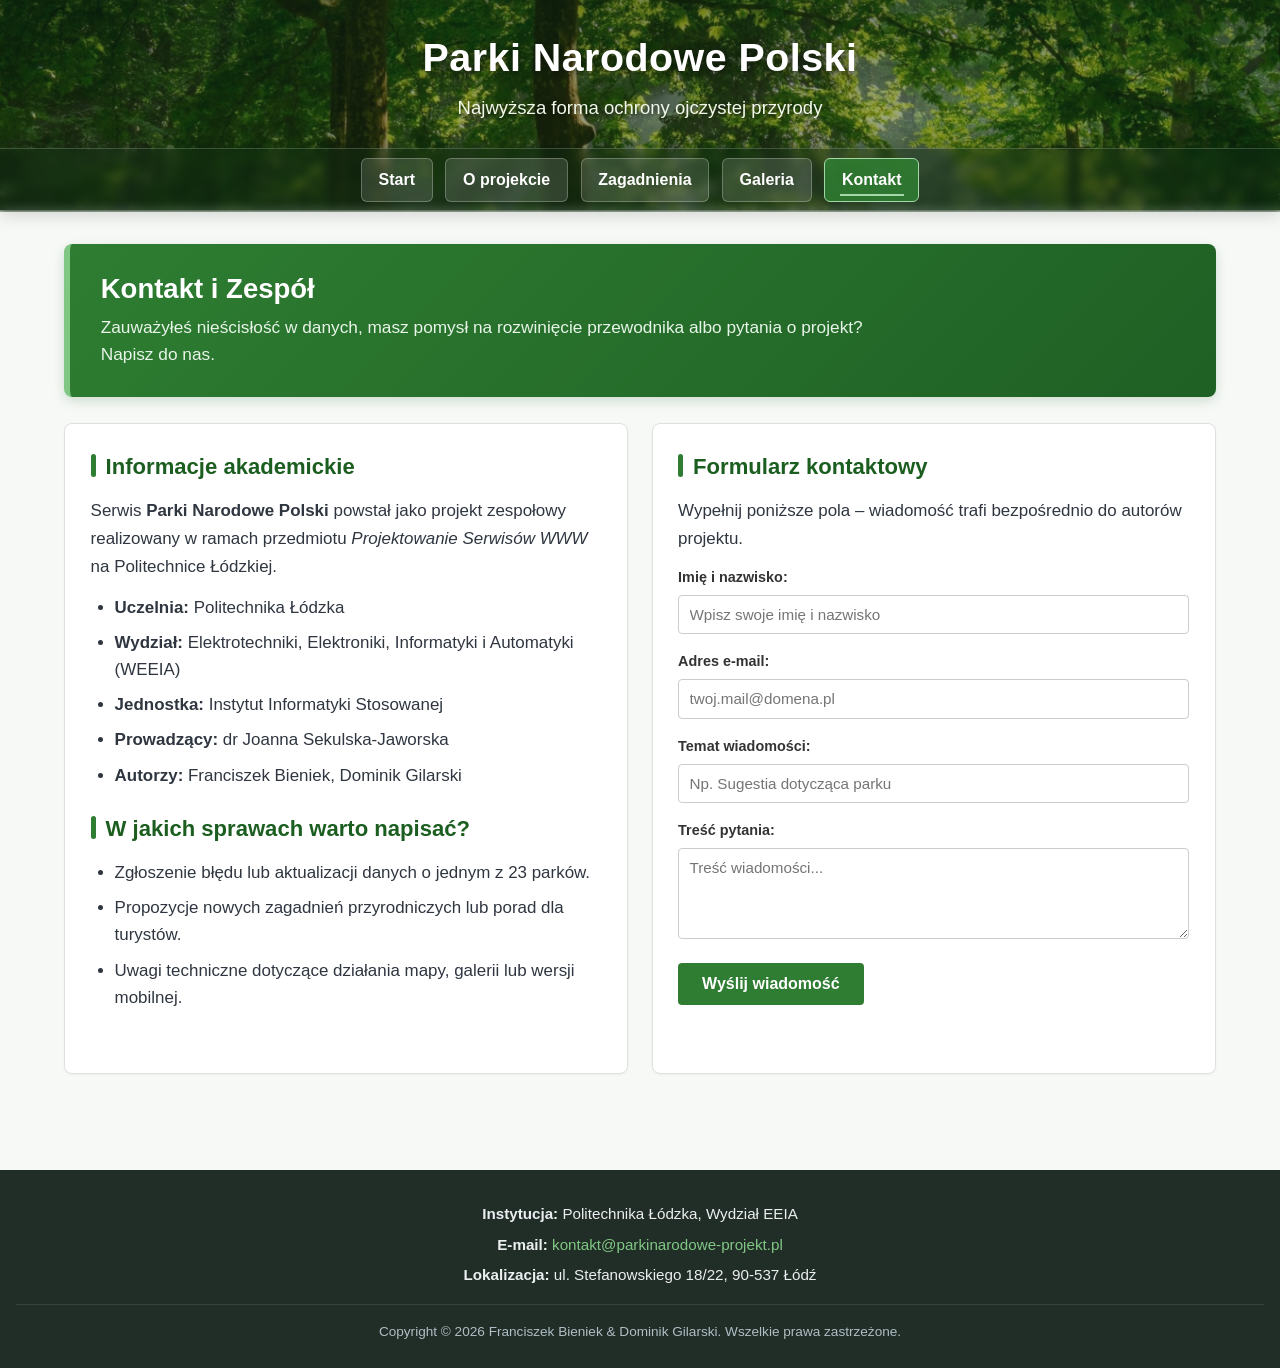
<file: kontakt.html>
<!DOCTYPE html>
<html lang="pl">
<head>
    <meta charset="UTF-8">
    <meta name="viewport" content="width=device-width, initial-scale=1.0">
    <title>Kontakt - Parki Narodowe Polski</title>
    
    <meta name="author" content="Franciszek Bieniek, Dominik Gilarski">
    <meta name="description" content="Formularz kontaktowy, zespół autorów oraz informacje akademickie dotyczące projektu Parki Narodowe Polski.">
    <meta name="keywords" content="kontakt, formularz, Politechnika Łódzka, zespół, parki narodowe">
    
    <link rel="icon" type="image/svg+xml" href="data:image/svg+xml,%3Csvg%20xmlns='http://www.w3.org/2000/svg'%20viewBox='0%200%2064%2064'%3E%3Crect%20width='64'%20height='64'%20rx='14'%20fill='%232e7d32'/%3E%3Cpath%20d='M32%2010L16%2034h10l-8%2014h28l-8-14h10L32%2010z'%20fill='%23ffffff'/%3E%3Crect%20x='29'%20y='48'%20width='6'%20height='8'%20fill='%23c8e6c9'/%3E%3C/svg%3E">
    <link rel="stylesheet" href="style.css">
</head>
<body>

    <div class="hero-wrapper">
        <header class="hero-header">
            <div class="content">
                <h1><a href="index.html">Parki Narodowe Polski</a></h1>
                <p>Najwyższa forma ochrony ojczystej przyrody</p>
            </div>
        </header>

        <nav class="main-nav" aria-label="Menu główne">
            <button
                type="button"
                class="hamburger-btn"
                id="hamburger-btn"
                aria-label="Otwórz lub zamknij menu"
                aria-expanded="false"
                aria-controls="nav-menu"
            >
                <span class="hamburger-icon" aria-hidden="true">&#9776;</span>
            </button>
            <div class="nav-collapse" id="nav-collapse">
                <ul id="nav-menu">
                    <li><a href="index.html">Start</a></li>
                    <li><a href="o-projekcie.html">O projekcie</a></li>
                    <li><a href="zagadnienia.html">Zagadnienia</a></li>
                    <li><a href="galeria.html">Galeria</a></li>
                    <li><a href="kontakt.html" class="active">Kontakt</a></li>
                </ul>
            </div>
        </nav>
    </div>

    <main>
        <!-- Zielony kafelek podtytułu podstrony -->
        <section class="page-intro-card">
            <h2>Kontakt i Zespół</h2>
            <p>Zauważyłeś nieścisłość w danych, masz pomysł na rozwinięcie przewodnika albo pytania o projekt? Napisz do nas.</p>
        </section>

        <div class="contact-layout">
            <section class="content-section">
                <article>
                    <h3>Informacje akademickie</h3>
                    <p>Serwis <strong>Parki Narodowe Polski</strong> powstał jako projekt zespołowy realizowany w ramach przedmiotu <em>Projektowanie Serwisów WWW</em> na Politechnice Łódzkiej.</p>
                    <ul class="info-list">
                        <li><strong>Uczelnia:</strong> Politechnika Łódzka</li>
                        <li><strong>Wydział:</strong> Elektrotechniki, Elektroniki, Informatyki i Automatyki (WEEIA)</li>
                        <li><strong>Jednostka:</strong> Instytut Informatyki Stosowanej</li>
                        <li><strong>Prowadzący:</strong> dr Joanna Sekulska-Jaworska</li>
                        <li><strong>Autorzy:</strong> Franciszek Bieniek, Dominik Gilarski</li>
                    </ul>

                    <h3 class="subsection-heading">W jakich sprawach warto napisać?</h3>
                    <ul class="info-list">
                        <li>Zgłoszenie błędu lub aktualizacji danych o jednym z 23 parków.</li>
                        <li>Propozycje nowych zagadnień przyrodniczych lub porad dla turystów.</li>
                        <li>Uwagi techniczne dotyczące działania mapy, galerii lub wersji mobilnej.</li>
                    </ul>
                </article>
            </section>

            <section class="content-section">
                <h3>Formularz kontaktowy</h3>
                <p>Wypełnij poniższe pola – wiadomość trafi bezpośrednio do autorów projektu.</p>
                <form action="#" method="post" class="contact-form" id="contact-form">
                    <div class="form-group">
                        <label for="name">Imię i nazwisko:</label>
                        <input type="text" id="name" name="name" placeholder="Wpisz swoje imię i nazwisko" required>
                    </div>

                    <div class="form-group">
                        <label for="email">Adres e-mail:</label>
                        <input type="email" id="email" name="email" placeholder="twoj.mail@domena.pl" required>
                    </div>

                    <div class="form-group">
                        <label for="subject">Temat wiadomości:</label>
                        <input type="text" id="subject" name="subject" placeholder="Np. Sugestia dotycząca parku" required>
                    </div>

                    <div class="form-group">
                        <label for="message">Treść pytania:</label>
                        <textarea id="message" name="message" rows="4" placeholder="Treść wiadomości..." required></textarea>
                    </div>

                    <button type="submit" class="submit-btn">Wyślij wiadomość</button>
                    <p class="form-feedback" id="form-feedback" aria-live="polite"></p>
                </form>
            </section>
        </div>
    </main>

    <footer>
        <div class="content">
            <ul>
                <li><strong>Instytucja:</strong> Politechnika Łódzka, Wydział EEIA</li>
                <li><strong>E-mail:</strong> <a href="mailto:kontakt@parkinarodowe-projekt.pl">kontakt@parkinarodowe-projekt.pl</a></li>
                <li><strong>Lokalizacja:</strong> ul. Stefanowskiego 18/22, 90-537 Łódź</li>
            </ul>
        </div>
        <div class="copyright">
            <p>Copyright &#169; 2026 Franciszek Bieniek &amp; Dominik Gilarski. Wszelkie prawa zastrzeżone.</p>
        </div>
    </footer>

    <script src="script.js"></script>
</body>
</html>
</file>
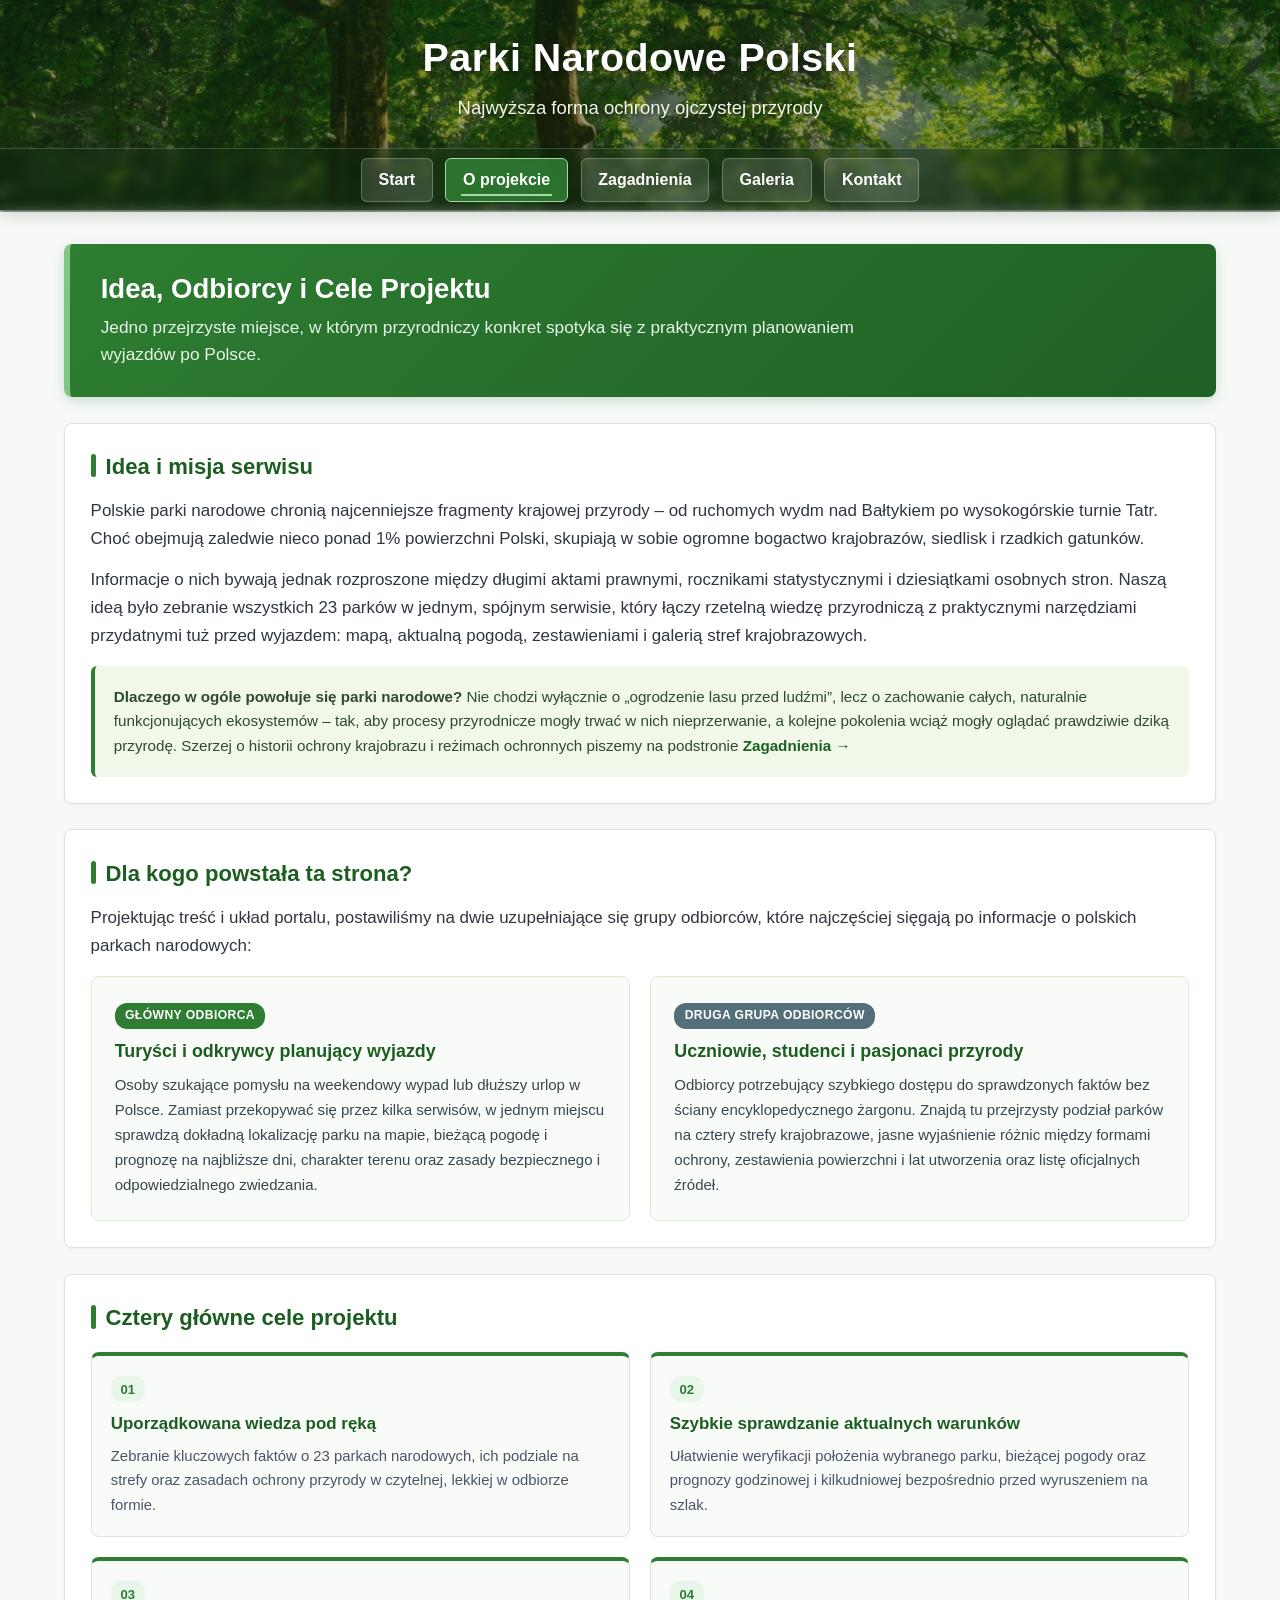
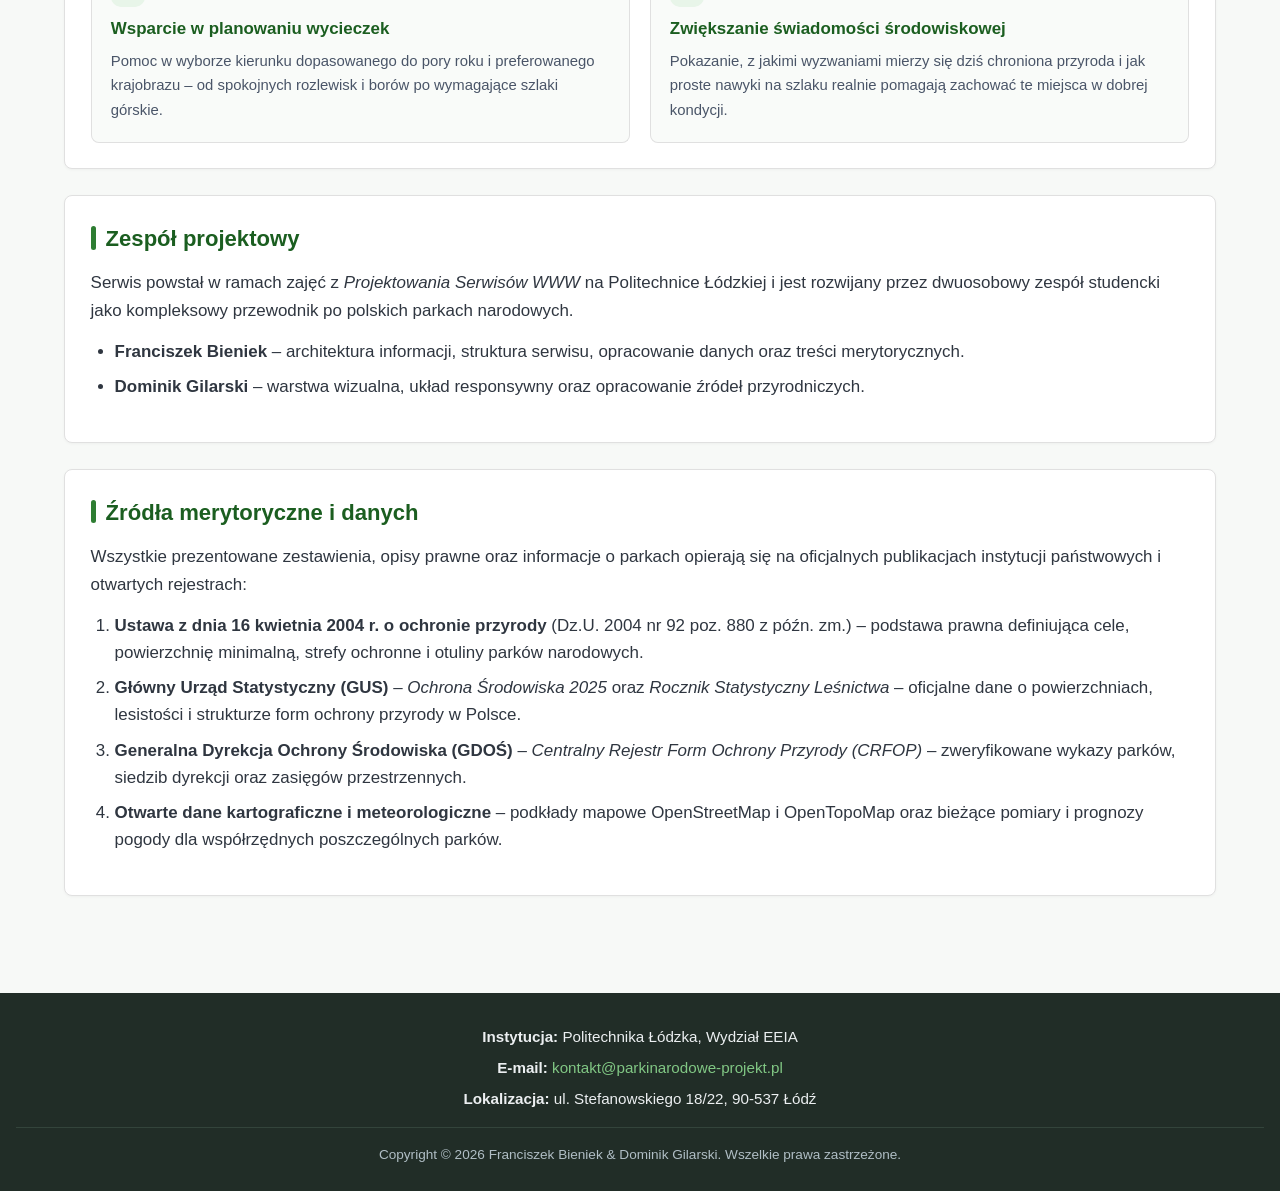
<file: o-projekcie.html>
<!DOCTYPE html>
<html lang="pl">
<head>
    <meta charset="UTF-8">
    <meta name="viewport" content="width=device-width, initial-scale=1.0">
    <title>O projekcie - Parki Narodowe Polski</title>
    
    <meta name="author" content="Franciszek Bieniek, Dominik Gilarski">
    <meta name="description" content="Idea, cele oraz odbiorcy serwisu Parki Narodowe Polski, a także zespół projektowy i źródła merytoryczne.">
    <meta name="keywords" content="o projekcie, idea, cele projektu, parki narodowe, ochrona przyrody, źródła">
    
    <link rel="icon" type="image/svg+xml" href="data:image/svg+xml,%3Csvg%20xmlns='http://www.w3.org/2000/svg'%20viewBox='0%200%2064%2064'%3E%3Crect%20width='64'%20height='64'%20rx='14'%20fill='%232e7d32'/%3E%3Cpath%20d='M32%2010L16%2034h10l-8%2014h28l-8-14h10L32%2010z'%20fill='%23ffffff'/%3E%3Crect%20x='29'%20y='48'%20width='6'%20height='8'%20fill='%23c8e6c9'/%3E%3C/svg%3E">
    <link rel="stylesheet" href="style.css">
</head>
<body>

    <div class="hero-wrapper">
        <header class="hero-header">
            <div class="content">
                <h1><a href="index.html">Parki Narodowe Polski</a></h1>
                <p>Najwyższa forma ochrony ojczystej przyrody</p>
            </div>
        </header>

        <nav class="main-nav" aria-label="Menu główne">
            <button
                type="button"
                class="hamburger-btn"
                id="hamburger-btn"
                aria-label="Otwórz lub zamknij menu"
                aria-expanded="false"
                aria-controls="nav-menu"
            >
                <span class="hamburger-icon" aria-hidden="true">&#9776;</span>
            </button>
            <div class="nav-collapse" id="nav-collapse">
                <ul id="nav-menu">
                    <li><a href="index.html">Start</a></li>
                    <li><a href="o-projekcie.html" class="active">O projekcie</a></li>
                    <li><a href="zagadnienia.html">Zagadnienia</a></li>
                    <li><a href="galeria.html">Galeria</a></li>
                    <li><a href="kontakt.html">Kontakt</a></li>
                </ul>
            </div>
        </nav>
    </div>

    <main>
        <!-- Zielony kafelek podtytułu podstrony -->
        <section class="page-intro-card">
            <h2>Idea, Odbiorcy i Cele Projektu</h2>
            <p>Jedno przejrzyste miejsce, w którym przyrodniczy konkret spotyka się z praktycznym planowaniem wyjazdów po Polsce.</p>
        </section>

        <!-- 1. Idea i misja -->
        <section class="content-section">
            <article>
                <h3>Idea i misja serwisu</h3>
                <p>Polskie parki narodowe chronią najcenniejsze fragmenty krajowej przyrody – od ruchomych wydm nad Bałtykiem po wysokogórskie turnie Tatr. Choć obejmują zaledwie nieco ponad 1% powierzchni Polski, skupiają w sobie ogromne bogactwo krajobrazów, siedlisk i rzadkich gatunków.</p>
                <p>Informacje o nich bywają jednak rozproszone między długimi aktami prawnymi, rocznikami statystycznymi i dziesiątkami osobnych stron. Naszą ideą było zebranie wszystkich 23 parków w jednym, spójnym serwisie, który łączy rzetelną wiedzę przyrodniczą z praktycznymi narzędziami przydatnymi tuż przed wyjazdem: mapą, aktualną pogodą, zestawieniami i galerią stref krajobrazowych.</p>
                <div class="callout-box">
                    <strong>Dlaczego w ogóle powołuje się parki narodowe?</strong> Nie chodzi wyłącznie o „ogrodzenie lasu przed ludźmi”, lecz o zachowanie całych, naturalnie funkcjonujących ekosystemów – tak, aby procesy przyrodnicze mogły trwać w nich nieprzerwanie, a kolejne pokolenia wciąż mogły oglądać prawdziwie dziką przyrodę. Szerzej o historii ochrony krajobrazu i reżimach ochronnych piszemy na podstronie <a href="zagadnienia.html">Zagadnienia &rarr;</a>
                </div>
            </article>
        </section>

        <!-- 2. Dla kogo jest ten serwis -->
        <section class="content-section">
            <h3>Dla kogo powstała ta strona?</h3>
            <p>Projektując treść i układ portalu, postawiliśmy na dwie uzupełniające się grupy odbiorców, które najczęściej sięgają po informacje o polskich parkach narodowych:</p>

            <div class="info-grid-2">
                <article class="feature-card">
                    <span class="feature-tag">Główny odbiorca</span>
                    <h4>Turyści i odkrywcy planujący wyjazdy</h4>
                    <p>Osoby szukające pomysłu na weekendowy wypad lub dłuższy urlop w Polsce. Zamiast przekopywać się przez kilka serwisów, w jednym miejscu sprawdzą dokładną lokalizację parku na mapie, bieżącą pogodę i prognozę na najbliższe dni, charakter terenu oraz zasady bezpiecznego i odpowiedzialnego zwiedzania.</p>
                </article>

                <article class="feature-card">
                    <span class="feature-tag tag-secondary">Druga grupa odbiorców</span>
                    <h4>Uczniowie, studenci i pasjonaci przyrody</h4>
                    <p>Odbiorcy potrzebujący szybkiego dostępu do sprawdzonych faktów bez ściany encyklopedycznego żargonu. Znajdą tu przejrzysty podział parków na cztery strefy krajobrazowe, jasne wyjaśnienie różnic między formami ochrony, zestawienia powierzchni i lat utworzenia oraz listę oficjalnych źródeł.</p>
                </article>
            </div>
        </section>

        <!-- 3. Cele projektu -->
        <section class="content-section">
            <h3>Cztery główne cele projektu</h3>
            <div class="goals-grid">
                <article class="goal-card">
                    <span class="goal-number">01</span>
                    <h4>Uporządkowana wiedza pod ręką</h4>
                    <p>Zebranie kluczowych faktów o 23 parkach narodowych, ich podziale na strefy oraz zasadach ochrony przyrody w czytelnej, lekkiej w odbiorze formie.</p>
                </article>

                <article class="goal-card">
                    <span class="goal-number">02</span>
                    <h4>Szybkie sprawdzanie aktualnych warunków</h4>
                    <p>Ułatwienie weryfikacji położenia wybranego parku, bieżącej pogody oraz prognozy godzinowej i kilkudniowej bezpośrednio przed wyruszeniem na szlak.</p>
                </article>

                <article class="goal-card">
                    <span class="goal-number">03</span>
                    <h4>Wsparcie w planowaniu wycieczek</h4>
                    <p>Pomoc w wyborze kierunku dopasowanego do pory roku i preferowanego krajobrazu – od spokojnych rozlewisk i borów po wymagające szlaki górskie.</p>
                </article>

                <article class="goal-card">
                    <span class="goal-number">04</span>
                    <h4>Zwiększanie świadomości środowiskowej</h4>
                    <p>Pokazanie, z jakimi wyzwaniami mierzy się dziś chroniona przyroda i jak proste nawyki na szlaku realnie pomagają zachować te miejsca w dobrej kondycji.</p>
                </article>
            </div>
        </section>

        <!-- 4. Zespół projektowy -->
        <section class="content-section">
            <article>
                <h3>Zespół projektowy</h3>
                <p>Serwis powstał w ramach zajęć z <em>Projektowania Serwisów WWW</em> na Politechnice Łódzkiej i jest rozwijany przez dwuosobowy zespół studencki jako kompleksowy przewodnik po polskich parkach narodowych.</p>
                <ul>
                    <li><strong>Franciszek Bieniek</strong> – architektura informacji, struktura serwisu, opracowanie danych oraz treści merytorycznych.</li>
                    <li><strong>Dominik Gilarski</strong> – warstwa wizualna, układ responsywny oraz opracowanie źródeł przyrodniczych.</li>
                </ul>
            </article>
        </section>

        <!-- 5. Źródła merytoryczne i danych -->
        <section class="content-section">
            <article>
                <h3>Źródła merytoryczne i danych</h3>
                <p>Wszystkie prezentowane zestawienia, opisy prawne oraz informacje o parkach opierają się na oficjalnych publikacjach instytucji państwowych i otwartych rejestrach:</p>
                <ol>
                    <li><strong>Ustawa z dnia 16 kwietnia 2004 r. o ochronie przyrody</strong> (Dz.U. 2004 nr 92 poz. 880 z późn. zm.) – podstawa prawna definiująca cele, powierzchnię minimalną, strefy ochronne i otuliny parków narodowych.</li>
                    <li><strong>Główny Urząd Statystyczny (GUS)</strong> – <em>Ochrona Środowiska 2025</em> oraz <em>Rocznik Statystyczny Leśnictwa</em> – oficjalne dane o powierzchniach, lesistości i strukturze form ochrony przyrody w Polsce.</li>
                    <li><strong>Generalna Dyrekcja Ochrony Środowiska (GDOŚ)</strong> – <em>Centralny Rejestr Form Ochrony Przyrody (CRFOP)</em> – zweryfikowane wykazy parków, siedzib dyrekcji oraz zasięgów przestrzennych.</li>
                    <li><strong>Otwarte dane kartograficzne i meteorologiczne</strong> – podkłady mapowe OpenStreetMap i OpenTopoMap oraz bieżące pomiary i prognozy pogody dla współrzędnych poszczególnych parków.</li>
                </ol>
            </article>
        </section>
    </main>

    <footer>
        <div class="content">
            <ul>
                <li><strong>Instytucja:</strong> Politechnika Łódzka, Wydział EEIA</li>
                <li><strong>E-mail:</strong> <a href="mailto:kontakt@parkinarodowe-projekt.pl">kontakt@parkinarodowe-projekt.pl</a></li>
                <li><strong>Lokalizacja:</strong> ul. Stefanowskiego 18/22, 90-537 Łódź</li>
            </ul>
        </div>
        <div class="copyright">
            <p>Copyright &#169; 2026 Franciszek Bieniek &amp; Dominik Gilarski. Wszelkie prawa zastrzeżone.</p>
        </div>
    </footer>

    <script src="script.js"></script>
</body>
</html>
</file>
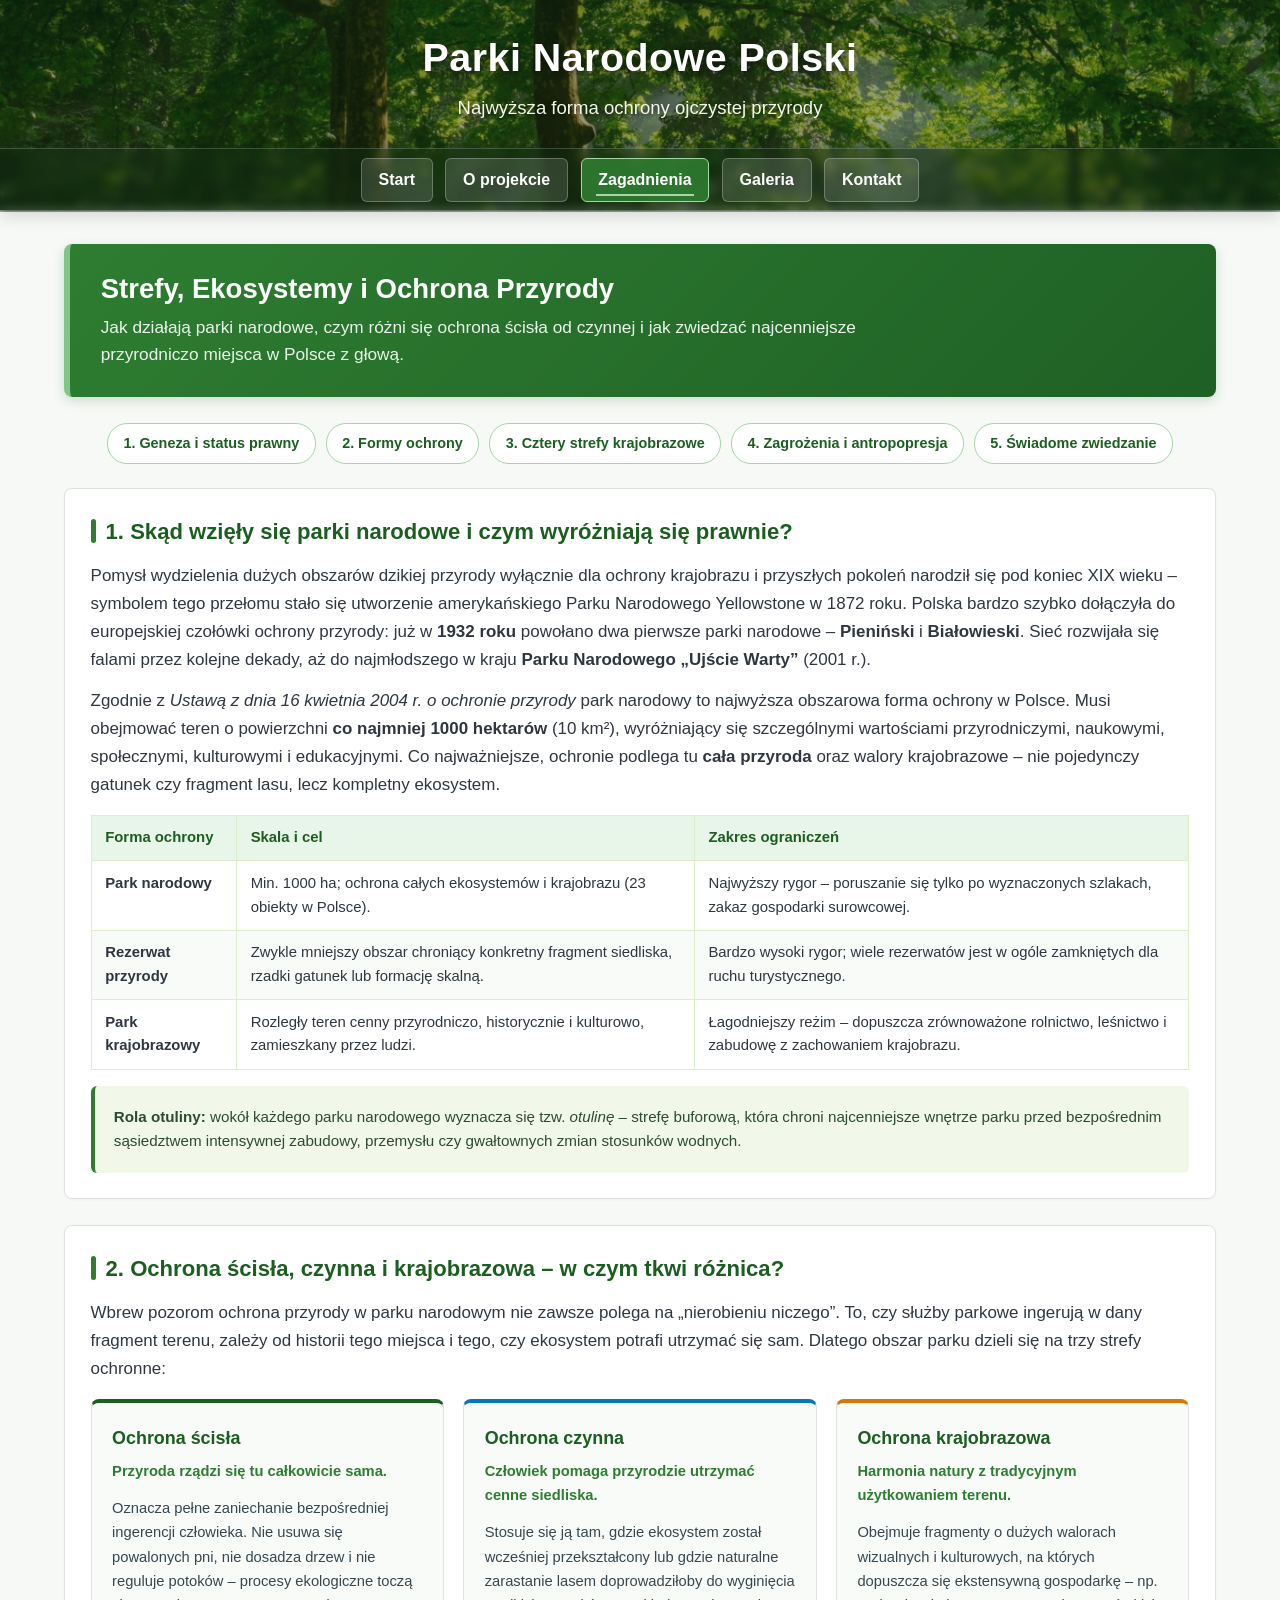
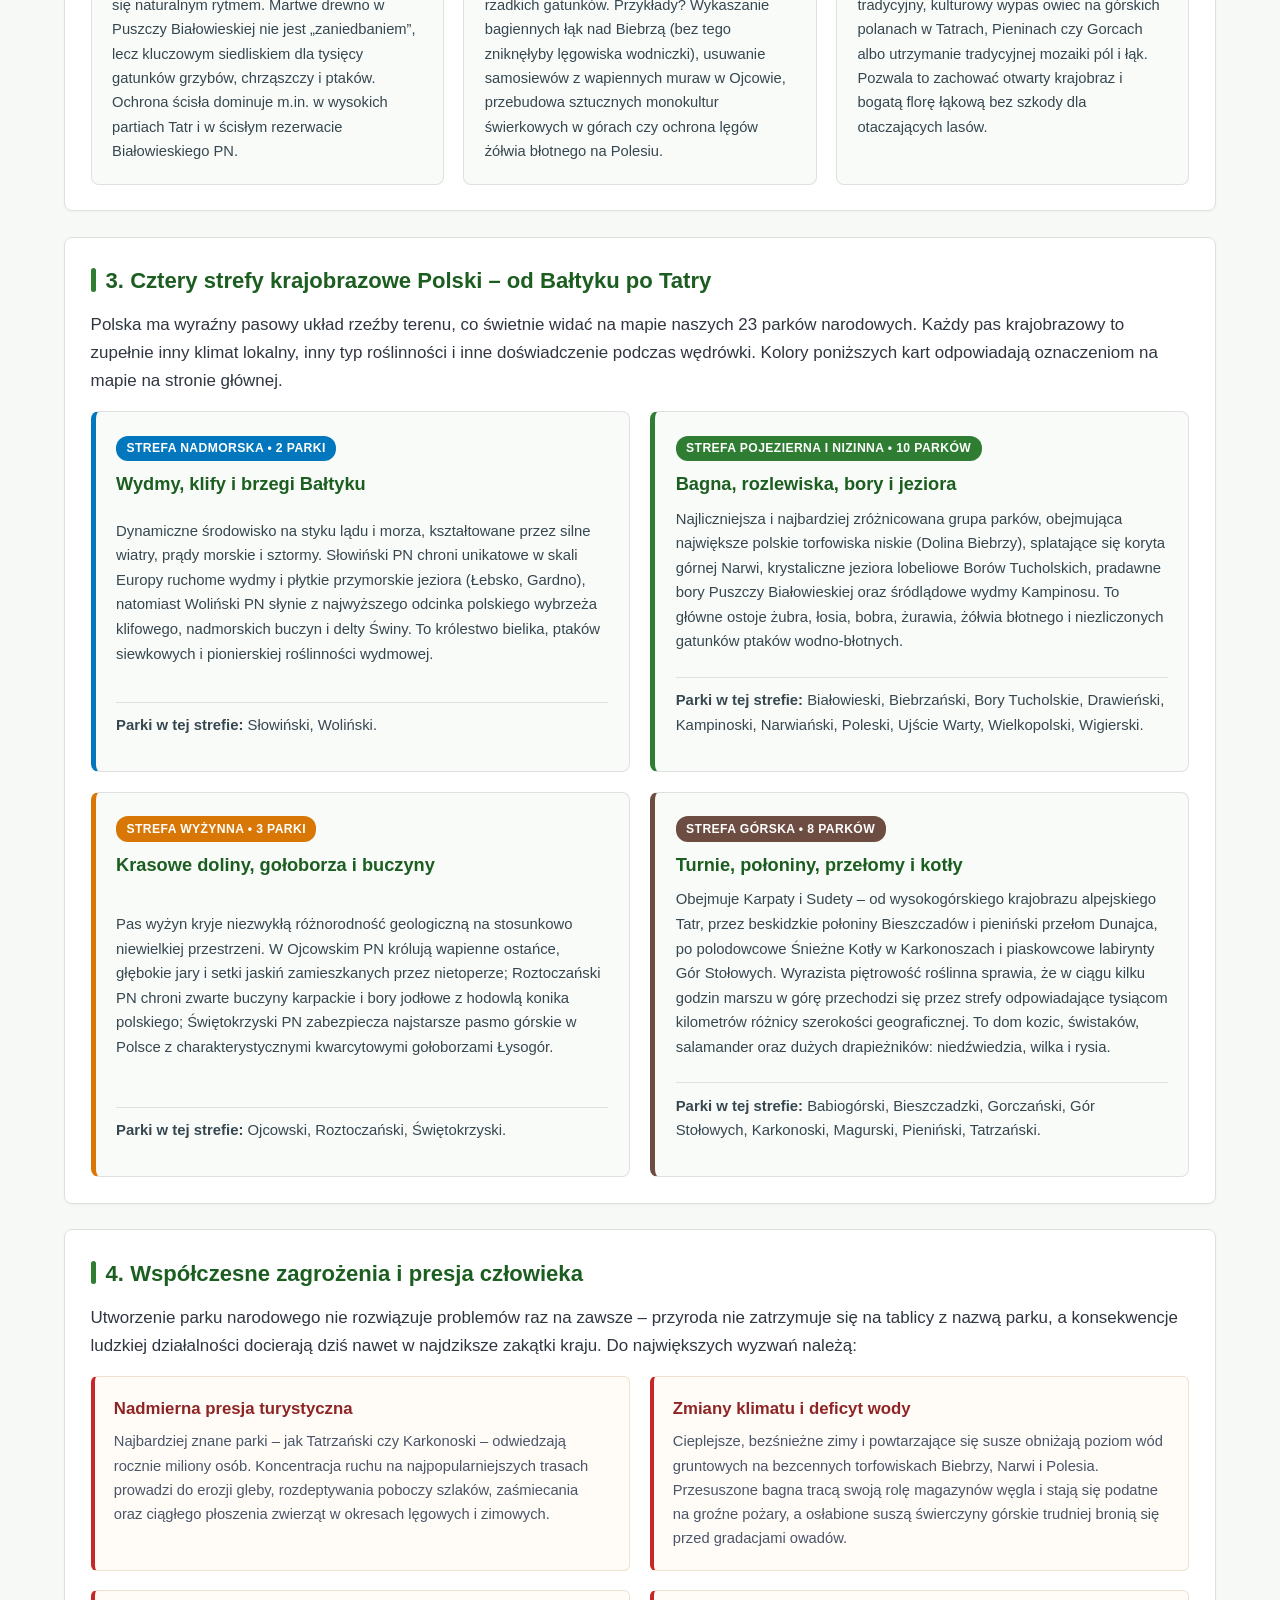
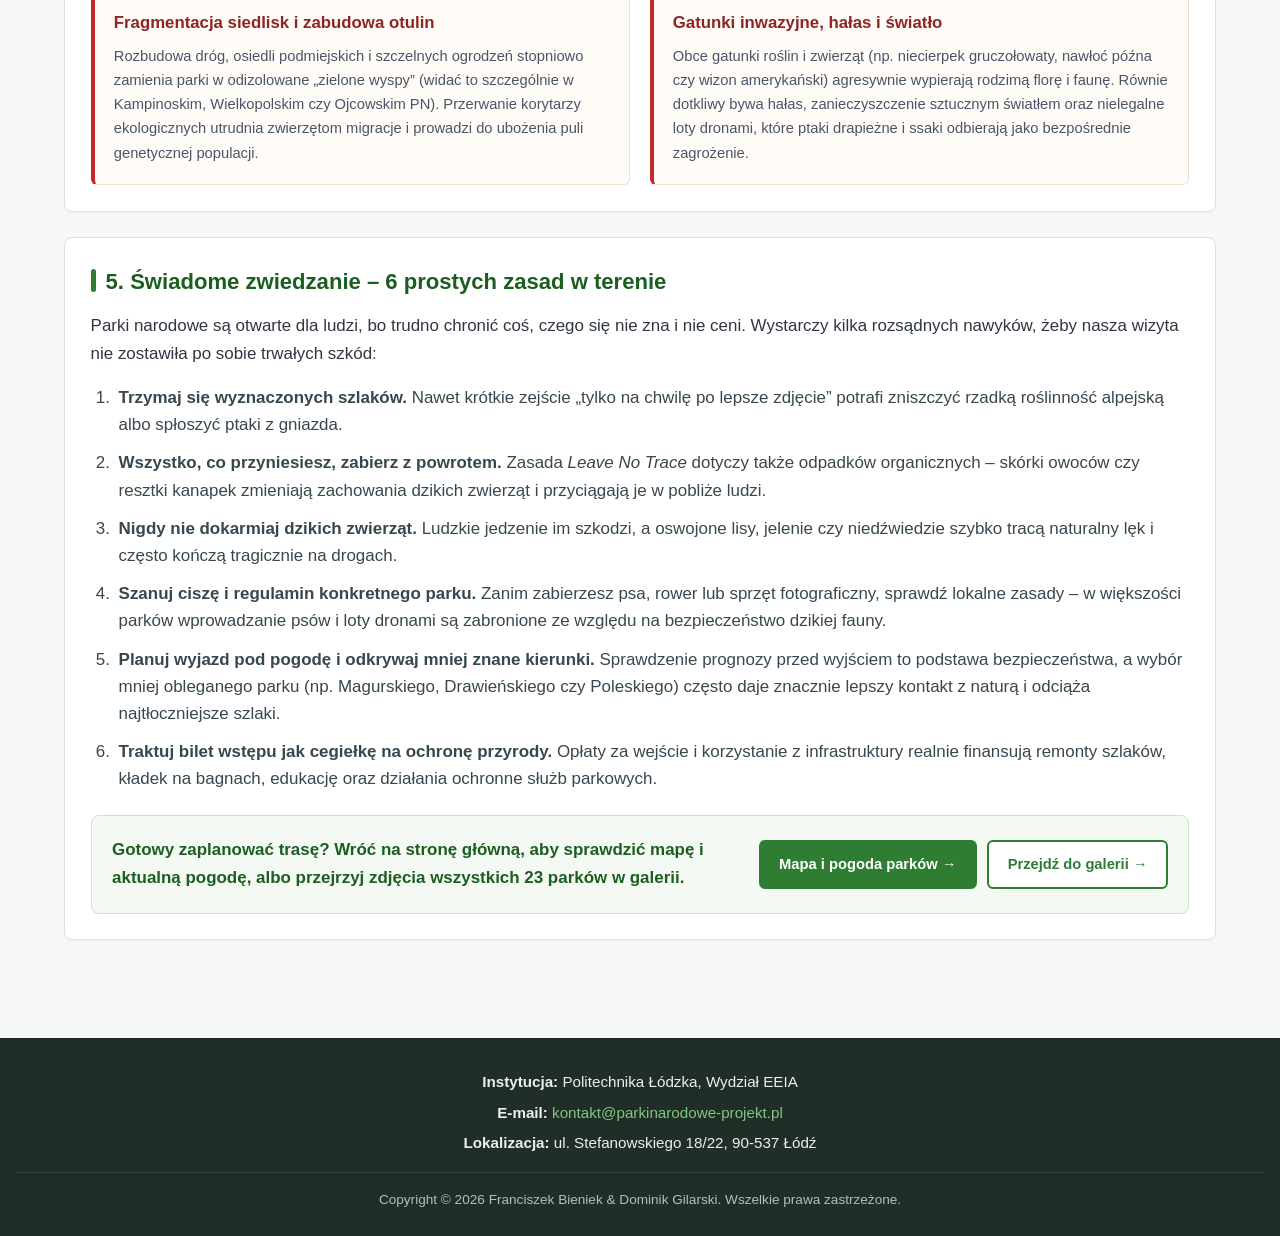
<file: zagadnienia.html>
<!DOCTYPE html>
<html lang="pl">
<head>
    <meta charset="UTF-8">
    <meta name="viewport" content="width=device-width, initial-scale=1.0">
    <title>Zagadnienia Ochrony Przyrody - Parki Narodowe Polski</title>
    
    <meta name="author" content="Franciszek Bieniek, Dominik Gilarski">
    <meta name="description" content="Przystępne kompendium wiedzy o polskich parkach narodowych: geneza, formy ochrony ścisłej i czynnej, cztery strefy krajobrazowe, zagrożenia i zasady zwiedzania.">
    <meta name="keywords" content="ochrona ścisła, ochrona czynna, strefy krajobrazowe, ekosystemy, zagrożenia przyrody, parki narodowe w Polsce">
    
    <link rel="icon" type="image/svg+xml" href="data:image/svg+xml,%3Csvg%20xmlns='http://www.w3.org/2000/svg'%20viewBox='0%200%2064%2064'%3E%3Crect%20width='64'%20height='64'%20rx='14'%20fill='%232e7d32'/%3E%3Cpath%20d='M32%2010L16%2034h10l-8%2014h28l-8-14h10L32%2010z'%20fill='%23ffffff'/%3E%3Crect%20x='29'%20y='48'%20width='6'%20height='8'%20fill='%23c8e6c9'/%3E%3C/svg%3E">
    <link rel="stylesheet" href="style.css">
</head>
<body>

    <div class="hero-wrapper">
        <header class="hero-header">
            <div class="content">
                <h1><a href="index.html">Parki Narodowe Polski</a></h1>
                <p>Najwyższa forma ochrony ojczystej przyrody</p>
            </div>
        </header>

        <nav class="main-nav" aria-label="Menu główne">
            <button
                type="button"
                class="hamburger-btn"
                id="hamburger-btn"
                aria-label="Otwórz lub zamknij menu"
                aria-expanded="false"
                aria-controls="nav-menu"
            >
                <span class="hamburger-icon" aria-hidden="true">&#9776;</span>
            </button>
            <div class="nav-collapse" id="nav-collapse">
                <ul id="nav-menu">
                    <li><a href="index.html">Start</a></li>
                    <li><a href="o-projekcie.html">O projekcie</a></li>
                    <li><a href="zagadnienia.html" class="active">Zagadnienia</a></li>
                    <li><a href="galeria.html">Galeria</a></li>
                    <li><a href="kontakt.html">Kontakt</a></li>
                </ul>
            </div>
        </nav>
    </div>

    <main>
        <!-- Zielony kafelek podtytułu podstrony -->
        <section class="page-intro-card">
            <h2>Strefy, Ekosystemy i Ochrona Przyrody</h2>
            <p>Jak działają parki narodowe, czym różni się ochrona ścisła od czynnej i jak zwiedzać najcenniejsze przyrodniczo miejsca w Polsce z głową.</p>
        </section>

        <!-- Szybka nawigacja po blokach tematycznych -->
        <nav class="topic-nav" aria-label="Spis bloków tematycznych">
            <a href="#geneza">1. Geneza i status prawny</a>
            <a href="#formy-ochrony">2. Formy ochrony</a>
            <a href="#strefy">3. Cztery strefy krajobrazowe</a>
            <a href="#zagrozenia">4. Zagrożenia i antropopresja</a>
            <a href="#zasady">5. Świadome zwiedzanie</a>
        </nav>

        <!-- BLOK 1: GENEZA I STATUS PRAWNY -->
        <section id="geneza" class="content-section topic-section">
            <h3>1. Skąd wzięły się parki narodowe i czym wyróżniają się prawnie?</h3>
            <p>Pomysł wydzielenia dużych obszarów dzikiej przyrody wyłącznie dla ochrony krajobrazu i przyszłych pokoleń narodził się pod koniec XIX wieku – symbolem tego przełomu stało się utworzenie amerykańskiego Parku Narodowego Yellowstone w 1872 roku. Polska bardzo szybko dołączyła do europejskiej czołówki ochrony przyrody: już w <strong>1932 roku</strong> powołano dwa pierwsze parki narodowe – <strong>Pieniński</strong> i <strong>Białowieski</strong>. Sieć rozwijała się falami przez kolejne dekady, aż do najmłodszego w kraju <strong>Parku Narodowego „Ujście Warty”</strong> (2001 r.).</p>
            <p>Zgodnie z <em>Ustawą z dnia 16 kwietnia 2004 r. o ochronie przyrody</em> park narodowy to najwyższa obszarowa forma ochrony w Polsce. Musi obejmować teren o powierzchni <strong>co najmniej 1000 hektarów</strong> (10 km²), wyróżniający się szczególnymi wartościami przyrodniczymi, naukowymi, społecznymi, kulturowymi i edukacyjnymi. Co najważniejsze, ochronie podlega tu <strong>cała przyroda</strong> oraz walory krajobrazowe – nie pojedynczy gatunek czy fragment lasu, lecz kompletny ekosystem.</p>

            <div class="table-scroll">
                <table class="comparison-table">
                    <thead>
                        <tr>
                            <th>Forma ochrony</th>
                            <th>Skala i cel</th>
                            <th>Zakres ograniczeń</th>
                        </tr>
                    </thead>
                    <tbody>
                        <tr>
                            <td><strong>Park narodowy</strong></td>
                            <td>Min. 1000 ha; ochrona całych ekosystemów i krajobrazu (23 obiekty w Polsce).</td>
                            <td>Najwyższy rygor – poruszanie się tylko po wyznaczonych szlakach, zakaz gospodarki surowcowej.</td>
                        </tr>
                        <tr>
                            <td><strong>Rezerwat przyrody</strong></td>
                            <td>Zwykle mniejszy obszar chroniący konkretny fragment siedliska, rzadki gatunek lub formację skalną.</td>
                            <td>Bardzo wysoki rygor; wiele rezerwatów jest w ogóle zamkniętych dla ruchu turystycznego.</td>
                        </tr>
                        <tr>
                            <td><strong>Park krajobrazowy</strong></td>
                            <td>Rozległy teren cenny przyrodniczo, historycznie i kulturowo, zamieszkany przez ludzi.</td>
                            <td>Łagodniejszy reżim – dopuszcza zrównoważone rolnictwo, leśnictwo i zabudowę z zachowaniem krajobrazu.</td>
                        </tr>
                    </tbody>
                </table>
            </div>

            <div class="callout-box">
                <strong>Rola otuliny:</strong> wokół każdego parku narodowego wyznacza się tzw. <em>otulinę</em> – strefę buforową, która chroni najcenniejsze wnętrze parku przed bezpośrednim sąsiedztwem intensywnej zabudowy, przemysłu czy gwałtownych zmian stosunków wodnych.
            </div>
        </section>

        <!-- BLOK 2: FORMY OCHRONY -->
        <section id="formy-ochrony" class="content-section topic-section">
            <h3>2. Ochrona ścisła, czynna i krajobrazowa – w czym tkwi różnica?</h3>
            <p>Wbrew pozorom ochrona przyrody w parku narodowym nie zawsze polega na „nierobieniu niczego”. To, czy służby parkowe ingerują w dany fragment terenu, zależy od historii tego miejsca i tego, czy ekosystem potrafi utrzymać się sam. Dlatego obszar parku dzieli się na trzy strefy ochronne:</p>

            <div class="regime-grid">
                <article class="regime-card regime-strict">
                    <h4>Ochrona ścisła</h4>
                    <p class="regime-lead">Przyroda rządzi się tu całkowicie sama.</p>
                    <p>Oznacza pełne zaniechanie bezpośredniej ingerencji człowieka. Nie usuwa się powalonych pni, nie dosadza drzew i nie reguluje potoków – procesy ekologiczne toczą się naturalnym rytmem. Martwe drewno w Puszczy Białowieskiej nie jest „zaniedbaniem”, lecz kluczowym siedliskiem dla tysięcy gatunków grzybów, chrząszczy i ptaków. Ochrona ścisła dominuje m.in. w wysokich partiach Tatr i w ścisłym rezerwacie Białowieskiego PN.</p>
                </article>

                <article class="regime-card regime-active">
                    <h4>Ochrona czynna</h4>
                    <p class="regime-lead">Człowiek pomaga przyrodzie utrzymać cenne siedliska.</p>
                    <p>Stosuje się ją tam, gdzie ekosystem został wcześniej przekształcony lub gdzie naturalne zarastanie lasem doprowadziłoby do wyginięcia rzadkich gatunków. Przykłady? Wykaszanie bagiennych łąk nad Biebrzą (bez tego zniknęłyby lęgowiska wodniczki), usuwanie samosiewów z wapiennych muraw w Ojcowie, przebudowa sztucznych monokultur świerkowych w górach czy ochrona lęgów żółwia błotnego na Polesiu.</p>
                </article>

                <article class="regime-card regime-landscape">
                    <h4>Ochrona krajobrazowa</h4>
                    <p class="regime-lead">Harmonia natury z tradycyjnym użytkowaniem terenu.</p>
                    <p>Obejmuje fragmenty o dużych walorach wizualnych i kulturowych, na których dopuszcza się ekstensywną gospodarkę – np. tradycyjny, kulturowy wypas owiec na górskich polanach w Tatrach, Pieninach czy Gorcach albo utrzymanie tradycyjnej mozaiki pól i łąk. Pozwala to zachować otwarty krajobraz i bogatą florę łąkową bez szkody dla otaczających lasów.</p>
                </article>
            </div>
        </section>

        <!-- BLOK 3: CZTERY STREFY KRAJOBRAZOWE -->
        <section id="strefy" class="content-section topic-section">
            <h3>3. Cztery strefy krajobrazowe Polski – od Bałtyku po Tatry</h3>
            <p>Polska ma wyraźny pasowy układ rzeźby terenu, co świetnie widać na mapie naszych 23 parków narodowych. Każdy pas krajobrazowy to zupełnie inny klimat lokalny, inny typ roślinności i inne doświadczenie podczas wędrówki. Kolory poniższych kart odpowiadają oznaczeniom na mapie na stronie głównej.</p>

            <div class="zones-grid">
                <article class="zone-card zone-nadmorskie">
                    <div class="zone-card-head">
                        <span class="zone-badge badge-nadmorskie">Strefa nadmorska &bull; 2 parki</span>
                        <h4>Wydmy, klify i brzegi Bałtyku</h4>
                    </div>
                    <p>Dynamiczne środowisko na styku lądu i morza, kształtowane przez silne wiatry, prądy morskie i sztormy. Słowiński PN chroni unikatowe w skali Europy ruchome wydmy i płytkie przymorskie jeziora (Łebsko, Gardno), natomiast Woliński PN słynie z najwyższego odcinka polskiego wybrzeża klifowego, nadmorskich buczyn i delty Świny. To królestwo bielika, ptaków siewkowych i pionierskiej roślinności wydmowej.</p>
                    <p class="zone-list"><strong>Parki w tej strefie:</strong> Słowiński, Woliński.</p>
                </article>

                <article class="zone-card zone-pojezierne">
                    <div class="zone-card-head">
                        <span class="zone-badge badge-pojezierne">Strefa pojezierna i nizinna &bull; 10 parków</span>
                        <h4>Bagna, rozlewiska, bory i jeziora</h4>
                    </div>
                    <p>Najliczniejsza i najbardziej zróżnicowana grupa parków, obejmująca największe polskie torfowiska niskie (Dolina Biebrzy), splatające się koryta górnej Narwi, krystaliczne jeziora lobeliowe Borów Tucholskich, pradawne bory Puszczy Białowieskiej oraz śródlądowe wydmy Kampinosu. To główne ostoje żubra, łosia, bobra, żurawia, żółwia błotnego i niezliczonych gatunków ptaków wodno-błotnych.</p>
                    <p class="zone-list"><strong>Parki w tej strefie:</strong> Białowieski, Biebrzański, Bory Tucholskie, Drawieński, Kampinoski, Narwiański, Poleski, Ujście Warty, Wielkopolski, Wigierski.</p>
                </article>

                <article class="zone-card zone-wyzynne">
                    <div class="zone-card-head">
                        <span class="zone-badge badge-wyzynne">Strefa wyżynna &bull; 3 parki</span>
                        <h4>Krasowe doliny, gołoborza i buczyny</h4>
                    </div>
                    <p>Pas wyżyn kryje niezwykłą różnorodność geologiczną na stosunkowo niewielkiej przestrzeni. W Ojcowskim PN królują wapienne ostańce, głębokie jary i setki jaskiń zamieszkanych przez nietoperze; Roztoczański PN chroni zwarte buczyny karpackie i bory jodłowe z hodowlą konika polskiego; Świętokrzyski PN zabezpiecza najstarsze pasmo górskie w Polsce z charakterystycznymi kwarcytowymi gołoborzami Łysogór.</p>
                    <p class="zone-list"><strong>Parki w tej strefie:</strong> Ojcowski, Roztoczański, Świętokrzyski.</p>
                </article>

                <article class="zone-card zone-gorskie">
                    <div class="zone-card-head">
                        <span class="zone-badge badge-gorskie">Strefa górska &bull; 8 parków</span>
                        <h4>Turnie, połoniny, przełomy i kotły</h4>
                    </div>
                    <p>Obejmuje Karpaty i Sudety – od wysokogórskiego krajobrazu alpejskiego Tatr, przez beskidzkie połoniny Bieszczadów i pieniński przełom Dunajca, po polodowcowe Śnieżne Kotły w Karkonoszach i piaskowcowe labirynty Gór Stołowych. Wyrazista piętrowość roślinna sprawia, że w ciągu kilku godzin marszu w górę przechodzi się przez strefy odpowiadające tysiącom kilometrów różnicy szerokości geograficznej. To dom kozic, świstaków, salamander oraz dużych drapieżników: niedźwiedzia, wilka i rysia.</p>
                    <p class="zone-list"><strong>Parki w tej strefie:</strong> Babiogórski, Bieszczadzki, Gorczański, Gór Stołowych, Karkonoski, Magurski, Pieniński, Tatrzański.</p>
                </article>
            </div>
        </section>

        <!-- BLOK 4: ZAGROŻENIA I ANTROPOPRESJA -->
        <section id="zagrozenia" class="content-section topic-section">
            <h3>4. Współczesne zagrożenia i presja człowieka</h3>
            <p>Utworzenie parku narodowego nie rozwiązuje problemów raz na zawsze – przyroda nie zatrzymuje się na tablicy z nazwą parku, a konsekwencje ludzkiej działalności docierają dziś nawet w najdziksze zakątki kraju. Do największych wyzwań należą:</p>

            <div class="threats-grid">
                <article class="threat-card">
                    <h4>Nadmierna presja turystyczna</h4>
                    <p>Najbardziej znane parki – jak Tatrzański czy Karkonoski – odwiedzają rocznie miliony osób. Koncentracja ruchu na najpopularniejszych trasach prowadzi do erozji gleby, rozdeptywania poboczy szlaków, zaśmiecania oraz ciągłego płoszenia zwierząt w okresach lęgowych i zimowych.</p>
                </article>

                <article class="threat-card">
                    <h4>Zmiany klimatu i deficyt wody</h4>
                    <p>Cieplejsze, bezśnieżne zimy i powtarzające się susze obniżają poziom wód gruntowych na bezcennych torfowiskach Biebrzy, Narwi i Polesia. Przesuszone bagna tracą swoją rolę magazynów węgla i stają się podatne na groźne pożary, a osłabione suszą świerczyny górskie trudniej bronią się przed gradacjami owadów.</p>
                </article>

                <article class="threat-card">
                    <h4>Fragmentacja siedlisk i zabudowa otulin</h4>
                    <p>Rozbudowa dróg, osiedli podmiejskich i szczelnych ogrodzeń stopniowo zamienia parki w odizolowane „zielone wyspy” (widać to szczególnie w Kampinoskim, Wielkopolskim czy Ojcowskim PN). Przerwanie korytarzy ekologicznych utrudnia zwierzętom migracje i prowadzi do ubożenia puli genetycznej populacji.</p>
                </article>

                <article class="threat-card">
                    <h4>Gatunki inwazyjne, hałas i światło</h4>
                    <p>Obce gatunki roślin i zwierząt (np. niecierpek gruczołowaty, nawłoć późna czy wizon amerykański) agresywnie wypierają rodzimą florę i faunę. Równie dotkliwy bywa hałas, zanieczyszczenie sztucznym światłem oraz nielegalne loty dronami, które ptaki drapieżne i ssaki odbierają jako bezpośrednie zagrożenie.</p>
                </article>
            </div>
        </section>

        <!-- BLOK 5: ŚWIADOME ZWIEDZANIE -->
        <section id="zasady" class="content-section topic-section">
            <h3>5. Świadome zwiedzanie – 6 prostych zasad w terenie</h3>
            <p>Parki narodowe są otwarte dla ludzi, bo trudno chronić coś, czego się nie zna i nie ceni. Wystarczy kilka rozsądnych nawyków, żeby nasza wizyta nie zostawiła po sobie trwałych szkód:</p>

            <ol class="rules-list">
                <li><strong>Trzymaj się wyznaczonych szlaków.</strong> Nawet krótkie zejście „tylko na chwilę po lepsze zdjęcie” potrafi zniszczyć rzadką roślinność alpejską albo spłoszyć ptaki z gniazda.</li>
                <li><strong>Wszystko, co przyniesiesz, zabierz z powrotem.</strong> Zasada <em>Leave No Trace</em> dotyczy także odpadków organicznych – skórki owoców czy resztki kanapek zmieniają zachowania dzikich zwierząt i przyciągają je w pobliże ludzi.</li>
                <li><strong>Nigdy nie dokarmiaj dzikich zwierząt.</strong> Ludzkie jedzenie im szkodzi, a oswojone lisy, jelenie czy niedźwiedzie szybko tracą naturalny lęk i często kończą tragicznie na drogach.</li>
                <li><strong>Szanuj ciszę i regulamin konkretnego parku.</strong> Zanim zabierzesz psa, rower lub sprzęt fotograficzny, sprawdź lokalne zasady – w większości parków wprowadzanie psów i loty dronami są zabronione ze względu na bezpieczeństwo dzikiej fauny.</li>
                <li><strong>Planuj wyjazd pod pogodę i odkrywaj mniej znane kierunki.</strong> Sprawdzenie prognozy przed wyjściem to podstawa bezpieczeństwa, a wybór mniej obleganego parku (np. Magurskiego, Drawieńskiego czy Poleskiego) często daje znacznie lepszy kontakt z naturą i odciąża najtłoczniejsze szlaki.</li>
                <li><strong>Traktuj bilet wstępu jak cegiełkę na ochronę przyrody.</strong> Opłaty za wejście i korzystanie z infrastruktury realnie finansują remonty szlaków, kładek na bagnach, edukację oraz działania ochronne służb parkowych.</li>
            </ol>

            <div class="topic-cta">
                <p>Gotowy zaplanować trasę? Wróć na stronę główną, aby sprawdzić mapę i aktualną pogodę, albo przejrzyj zdjęcia wszystkich 23 parków w galerii.</p>
                <div class="topic-cta-links">
                    <a href="index.html" class="cta-btn">Mapa i pogoda parków &rarr;</a>
                    <a href="galeria.html" class="cta-btn cta-btn-outline">Przejdź do galerii &rarr;</a>
                </div>
            </div>
        </section>
    </main>

    <footer>
        <div class="content">
            <ul>
                <li><strong>Instytucja:</strong> Politechnika Łódzka, Wydział EEIA</li>
                <li><strong>E-mail:</strong> <a href="mailto:kontakt@parkinarodowe-projekt.pl">kontakt@parkinarodowe-projekt.pl</a></li>
                <li><strong>Lokalizacja:</strong> ul. Stefanowskiego 18/22, 90-537 Łódź</li>
            </ul>
        </div>
        <div class="copyright">
            <p>Copyright &#169; 2026 Franciszek Bieniek &amp; Dominik Gilarski. Wszelkie prawa zastrzeżone.</p>
        </div>
    </footer>

    <script src="script.js"></script>
</body>
</html>
</file>
<file: style.css>
/* ==========================================================================
   1. RESET I USTAWIENIA BAZOWE (STICKY FOOTER FLEXBOX + PŁYNNA TYPOGRAFIA)
   ========================================================================== */
* {
    box-sizing: border-box;
    margin: 0;
    padding: 0;
}

html {
    scroll-behavior: smooth;
}

body {
    font-family: Arial, Helvetica, sans-serif;
    font-size: clamp(0.95rem, 0.9rem + 0.2vw, 1.1rem);
    line-height: 1.6;
    color: #2f3640;
    background-color: #f7f9f7;
    min-height: 100vh;
    display: flex;
    flex-direction: column;
}

body.no-scroll {
    overflow: hidden;
}

/* ==========================================================================
   2. BANER (BLUR 0) I PRZYKLEJONA SZKLANA NAWIGACJA (BLUR 4PX) - DESKTOP
   ========================================================================== */
.hero-wrapper {
    display: contents;
}

header.hero-header {
    position: relative;
    overflow: hidden;
    flex-shrink: 0;
    width: 100%;
    padding-bottom: 3.9rem;
    color: #ffffff;
    text-align: center;
    background-color: #163319;
}

header.hero-header::before {
    content: "";
    position: absolute;
    inset: 0;
    background: linear-gradient(
        180deg,
        rgba(15, 42, 18, 0.56) 0%,
        rgba(18, 48, 22, 0.42) 55%,
        rgba(15, 42, 18, 0.68) 100%
    ),
    url("images/hero.jpg");
    background-size: cover;
    background-position: center;
    background-repeat: no-repeat;
    z-index: 0;
    pointer-events: none;
}

header.hero-header .content {
    position: relative;
    z-index: 1;
    width: 100%;
    padding: clamp(1rem, 2vw, 1.85rem) clamp(1rem, 3vw, 2rem);
    background-color: transparent;
    backdrop-filter: none;
    -webkit-backdrop-filter: none;
}

header .content h1,
header .content p {
    max-width: 1000px;
    margin-left: auto;
    margin-right: auto;
}

header .content h1 a {
    color: #ffffff;
    text-decoration: none;
    font-size: clamp(1.8rem, 1.5rem + 1.2vw, 2.85rem);
    letter-spacing: 0.5px;
    text-shadow: 0 2px 8px rgba(0, 0, 0, 0.55);
}

header .content p {
    font-size: clamp(0.98rem, 0.92rem + 0.3vw, 1.22rem);
    margin-top: 0.25rem;
    color: #f1f8e9;
    text-shadow: 0 1px 5px rgba(0, 0, 0, 0.55);
}

/* Nawigacja wtopiona w dolny pas banera z blurem 4px + sticky na desktopie */
nav.main-nav {
    position: sticky;
    top: 0;
    z-index: 1600;
    flex-shrink: 0;
    width: 100%;
    min-height: 3.9rem;
    margin-top: -3.9rem;
    display: flex;
    flex-direction: column;
    justify-content: center;
    align-items: center;
    text-align: center;
    padding: 0.45rem clamp(1rem, 3vw, 2rem);
    background-color: rgba(15, 42, 18, 0.36);
    backdrop-filter: blur(4px);
    -webkit-backdrop-filter: blur(4px);
    border-top: 1px solid rgba(255, 255, 255, 0.18);
    border-bottom: 1px solid rgba(255, 255, 255, 0.12);
    box-shadow: 0 4px 16px rgba(0, 0, 0, 0.14);
    transition:
        background-color 0.3s ease,
        border-color 0.3s ease,
        box-shadow 0.3s ease;
}

nav.main-nav.is-stuck {
    background-color: rgba(18, 52, 22, 0.86);
    backdrop-filter: blur(4px);
    -webkit-backdrop-filter: blur(4px);
    border-top-color: transparent;
    border-bottom-color: rgba(165, 214, 167, 0.28);
    box-shadow: 0 4px 18px rgba(0, 0, 0, 0.24);
}

/* Przycisk hamburgera ukryty na komputerach, widoczny wyłącznie poniżej 768px */
.hamburger-btn {
    display: none;
    align-items: center;
    justify-content: center;
    width: 46px;
    height: 46px;
    background-color: rgba(255, 255, 255, 0.14);
    border: 1px solid rgba(255, 255, 255, 0.48);
    color: #ffffff;
    font-size: 1.6rem;
    line-height: 1;
    border-radius: 8px;
    cursor: pointer;
    -webkit-tap-highlight-color: transparent;
    touch-action: manipulation;
    transform: rotate(0deg);
    transition:
        transform 0.35s cubic-bezier(0.4, 0, 0.2, 1),
        background-color 0.25s ease,
        border-color 0.25s ease,
        box-shadow 0.25s ease;
}

.hamburger-icon {
    display: inline-block;
    line-height: 1;
    pointer-events: none;
}

.hamburger-btn.open {
    transform: rotate(90deg);
    background-color: rgba(46, 125, 50, 0.88);
    border-color: #ffffff;
    box-shadow: 0 0 12px rgba(0, 0, 0, 0.35);
}

.nav-collapse {
    display: block;
    width: 100%;
}

nav.main-nav ul {
    list-style: none;
    display: flex;
    flex-direction: row;
    flex-wrap: nowrap;
    justify-content: center;
    align-items: center;
    gap: clamp(0.45rem, 1vw, 0.85rem);
    padding: 0;
}

nav.main-nav ul li {
    padding: 2px 0;
}

nav.main-nav ul li a {
    position: relative;
    display: block;
    color: #ffffff;
    text-decoration: none;
    font-weight: bold;
    font-size: clamp(0.88rem, 0.84rem + 0.2vw, 1rem);
    white-space: nowrap;
    padding: 0.5rem clamp(0.8rem, 1.3vw, 1.35rem);
    background-color: rgba(255, 255, 255, 0.13);
    border: 1px solid rgba(255, 255, 255, 0.26);
    border-radius: 6px;
    -webkit-tap-highlight-color: transparent;
    transition:
        background-color 0.25s ease,
        border-color 0.25s ease,
        transform 0.25s ease;
}

nav.main-nav ul li a::after {
    content: "";
    position: absolute;
    left: 0.9rem;
    right: 0.9rem;
    bottom: 5px;
    height: 2px;
    background-color: #a5d6a7;
    transform: scaleX(0);
    transform-origin: center;
    transition: transform 0.25s ease;
}

nav.main-nav ul li a.active {
    background-color: rgba(46, 125, 50, 0.88);
    border-color: #a5d6a7;
}

nav.main-nav ul li a.active::after {
    transform: scaleX(1);
}

@media (hover: hover) {
    nav.main-nav ul li a:hover {
        background-color: rgba(46, 125, 50, 0.82);
        border-color: rgba(255, 255, 255, 0.72);
        transform: scale(1.04);
    }

    nav.main-nav ul li a:hover::after {
        transform: scaleX(1);
    }
}

@keyframes fadeInModal {
    from {
        opacity: 0;
        transform: translateY(-8px);
    }
    to {
        opacity: 1;
        transform: translateY(0);
    }
}

/* ==========================================================================
   3. TREŚĆ GŁÓWNA (MAIN) I ZIELONY KAFELEK PODTYTUŁU PODSTRONY
   ========================================================================== */
main {
    flex: 1;
    width: min(90%, 1800px);
    margin: clamp(1.25rem, 2.5vw, 2.5rem) auto;
    padding: 0;
}

.page-intro-card {
    background: linear-gradient(135deg, #2e7d32 0%, #1f6024 100%);
    color: #ffffff;
    border-left: 6px solid #81c784;
    padding: clamp(1.25rem, 2.2vw, 2rem) clamp(1.25rem, 2.4vw, 2.25rem);
    margin-bottom: clamp(1.25rem, 2vw, 1.85rem);
    border-radius: 8px;
    box-shadow: 0 4px 12px rgba(27, 94, 32, 0.18);
}

.page-intro-card h2 {
    font-size: clamp(1.38rem, 1.2rem + 0.65vw, 1.95rem);
    margin-bottom: 0.45rem;
    color: #ffffff;
    line-height: 1.25;
}

.page-intro-card p {
    font-size: clamp(0.96rem, 0.92rem + 0.2vw, 1.08rem);
    line-height: 1.6;
    color: #e8f5e9;
    margin-bottom: 0;
    max-width: 85ch;
}

/* ==========================================================================
   4. BLOKI TEKSTOWE (.content-section) I PSEUDOELEMENT ::before
   ========================================================================== */
.content-section {
    background: #ffffff;
    border: 1px solid #e0e0e0;
    padding: clamp(1.15rem, 2vw, 2rem);
    margin-bottom: clamp(1.25rem, 2vw, 1.85rem);
    border-radius: 8px;
    box-shadow: 0 1px 3px rgba(0, 0, 0, 0.04);
}

.content-section h3 {
    margin-bottom: 0.8rem;
    color: #1b5e20;
    font-size: clamp(1.2rem, 1.1rem + 0.35vw, 1.5rem);
}

.content-section h3::before {
    content: "";
    display: inline-block;
    width: 5px;
    height: 1.05em;
    background-color: #2e7d32;
    border-radius: 3px;
    margin-right: 10px;
    vertical-align: -0.15em;
}

.subsection-heading {
    margin-top: 1.4rem;
}

.content-section p {
    margin-bottom: 0.8rem;
    line-height: 1.65;
}

.content-section ul,
.content-section ol {
    margin-left: 1.5rem;
    margin-bottom: 1rem;
}

.content-section li {
    margin-bottom: 0.5rem;
}

/* ==========================================================================
   5. UKŁAD 3-KOLUMNOWY (.columns-container)
   ========================================================================== */
.columns-container {
    display: flex;
    gap: clamp(1rem, 1.8vw, 1.75rem);
    margin-bottom: clamp(1.5rem, 2.5vw, 2.25rem);
}

.column {
    flex: 1;
    background: #ffffff;
    border: 1px solid #e0e0e0;
    padding: clamp(1.15rem, 1.8vw, 1.75rem);
    border-radius: 8px;
    display: flex;
    flex-direction: column;
    justify-content: space-between;
    box-shadow: 0 1px 3px rgba(0, 0, 0, 0.04);
    transition: transform 0.25s ease, box-shadow 0.25s ease;
}

@media (hover: hover) {
    .column:hover {
        transform: translateY(-3px);
        box-shadow: 0 6px 14px rgba(0, 0, 0, 0.08);
    }
}

.column h3 {
    margin-bottom: 0.75rem;
    color: #1b5e20;
    font-size: clamp(1.12rem, 1.05rem + 0.25vw, 1.32rem);
}

.column p {
    font-size: 0.95rem;
    color: #4a5568;
    margin-bottom: 1rem;
    line-height: 1.55;
}

.column a {
    color: #2e7d32;
    text-decoration: none;
    font-weight: bold;
    display: inline-block;
    align-self: flex-start;
}

.column a:hover {
    text-decoration: underline;
    color: #1b5e20;
}

/* ==========================================================================
   6. KOMPONENTY PODSTRON: O PROJEKCIE I ZAGADNIENIA
   ========================================================================== */
.callout-box {
    margin-top: 1rem;
    padding: clamp(0.95rem, 1.5vw, 1.25rem);
    background-color: #f1f8e9;
    border-left: 4px solid #2e7d32;
    border-radius: 6px;
    color: #2e4a30;
    font-size: 0.95rem;
    line-height: 1.6;
}

.callout-box a {
    color: #1b5e20;
    font-weight: bold;
    text-decoration: none;
}

.callout-box a:hover {
    text-decoration: underline;
}

.info-grid-2 {
    display: grid;
    grid-template-columns: repeat(2, minmax(0, 1fr));
    gap: clamp(1rem, 1.6vw, 1.5rem);
    margin-top: 1rem;
}

.feature-card {
    background-color: #f9fbf9;
    border: 1px solid #dcedc8;
    border-radius: 8px;
    padding: clamp(1.1rem, 1.8vw, 1.5rem);
}

.feature-card h4 {
    color: #1b5e20;
    font-size: 1.12rem;
    margin: 0.5rem 0;
}

.feature-card p {
    font-size: 0.94rem;
    color: #37474f;
    margin-bottom: 0;
}

.feature-tag {
    display: inline-block;
    background-color: #2e7d32;
    color: #ffffff;
    font-size: 0.76rem;
    font-weight: bold;
    text-transform: uppercase;
    letter-spacing: 0.4px;
    padding: 0.2rem 0.65rem;
    border-radius: 12px;
}

.feature-tag.tag-secondary {
    background-color: #546e7a;
}

.goals-grid {
    display: grid;
    grid-template-columns: repeat(2, minmax(0, 1fr));
    gap: clamp(1rem, 1.5vw, 1.4rem);
    margin-top: 1rem;
}

.goal-card {
    background-color: #f9fbf9;
    border: 1px solid #e0e0e0;
    border-top: 4px solid #2e7d32;
    border-radius: 8px;
    padding: clamp(1rem, 1.5vw, 1.35rem);
}

.goal-number {
    display: inline-block;
    font-size: 0.82rem;
    font-weight: bold;
    color: #2e7d32;
    background-color: #e8f5e9;
    padding: 0.15rem 0.6rem;
    border-radius: 10px;
    margin-bottom: 0.5rem;
}

.goal-card h4 {
    color: #1b5e20;
    font-size: 1.06rem;
    margin-bottom: 0.4rem;
}

.goal-card p {
    font-size: 0.93rem;
    color: #4a5568;
    margin-bottom: 0;
}

.topic-nav {
    display: flex;
    flex-wrap: wrap;
    gap: 0.65rem;
    justify-content: center;
    margin-bottom: 1.5rem;
}

.topic-nav a {
    display: inline-block;
    background-color: #ffffff;
    color: #1b5e20;
    border: 1px solid #a5d6a7;
    padding: 0.5rem 0.95rem;
    border-radius: 20px;
    font-size: 0.9rem;
    font-weight: bold;
    text-decoration: none;
    transition: background-color 0.2s ease, color 0.2s ease, border-color 0.2s ease;
}

.topic-nav a:hover {
    background-color: #2e7d32;
    color: #ffffff;
    border-color: #2e7d32;
}

.topic-section {
    scroll-margin-top: 5rem;
}

.table-scroll {
    overflow-x: auto;
    margin: 1rem 0;
}

.comparison-table {
    width: 100%;
    border-collapse: collapse;
    font-size: 0.93rem;
}

.comparison-table th,
.comparison-table td {
    border: 1px solid #dcedc8;
    padding: 0.65rem 0.85rem;
    text-align: left;
    vertical-align: top;
}

.comparison-table th {
    background-color: #e8f5e9;
    color: #1b5e20;
}

.comparison-table tbody tr:nth-child(even) {
    background-color: #f9fbf9;
}

.regime-grid {
    display: grid;
    grid-template-columns: repeat(3, minmax(0, 1fr));
    gap: clamp(1rem, 1.5vw, 1.4rem);
    margin-top: 1rem;
}

.regime-card {
    background-color: #f9fbf9;
    border: 1px solid #e0e0e0;
    border-top: 4px solid #2e7d32;
    border-radius: 8px;
    padding: clamp(1rem, 1.6vw, 1.4rem);
}

.regime-card.regime-strict {
    border-top-color: #1b5e20;
}

.regime-card.regime-active {
    border-top-color: #0277bd;
}

.regime-card.regime-landscape {
    border-top-color: #d97706;
}

.regime-card h4 {
    color: #1b5e20;
    font-size: 1.12rem;
    margin-bottom: 0.4rem;
}

.regime-lead {
    font-weight: bold;
    color: #2e7d32;
    font-size: 0.92rem;
    margin-bottom: 0.65rem;
}

.regime-card p:last-child {
    font-size: 0.92rem;
    color: #37474f;
    margin-bottom: 0;
}

.zones-grid {
    display: grid;
    grid-template-columns: repeat(2, minmax(0, 1fr));
    gap: clamp(1rem, 1.6vw, 1.5rem);
    margin-top: 1rem;
}

.zone-card {
    background-color: #f9fbf9;
    border: 1px solid #e0e0e0;
    border-left: 5px solid #2e7d32;
    border-radius: 8px;
    padding: clamp(1.1rem, 1.6vw, 1.45rem);
    display: flex;
    flex-direction: column;
    justify-content: space-between;
}

.zone-card.zone-nadmorskie {
    border-left-color: #0277bd;
}

.zone-card.zone-pojezierne {
    border-left-color: #2e7d32;
}

.zone-card.zone-wyzynne {
    border-left-color: #d97706;
}

.zone-card.zone-gorskie {
    border-left-color: #6d4c41;
}

.zone-badge {
    display: inline-block;
    color: #ffffff;
    font-size: 0.76rem;
    font-weight: bold;
    text-transform: uppercase;
    letter-spacing: 0.4px;
    padding: 0.2rem 0.65rem;
    border-radius: 12px;
    margin-bottom: 0.5rem;
}

.badge-nadmorskie {
    background-color: #0277bd;
}

.badge-pojezierne {
    background-color: #2e7d32;
}

.badge-wyzynne {
    background-color: #d97706;
}

.badge-gorskie {
    background-color: #6d4c41;
}

.zone-card h4 {
    color: #1b5e20;
    font-size: 1.14rem;
    margin-bottom: 0.5rem;
}

.zone-card p {
    font-size: 0.93rem;
    color: #37474f;
}

.zone-list {
    margin-top: 0.65rem;
    padding-top: 0.65rem;
    border-top: 1px solid #e0e0e0;
    font-size: 0.88rem;
    color: #2f3640;
    margin-bottom: 0;
}

.threats-grid {
    display: grid;
    grid-template-columns: repeat(2, minmax(0, 1fr));
    gap: clamp(1rem, 1.5vw, 1.4rem);
    margin-top: 1rem;
}

.threat-card {
    background-color: #fffbf7;
    border: 1px solid #f0e0d0;
    border-left: 4px solid #c62828;
    border-radius: 6px;
    padding: clamp(1rem, 1.5vw, 1.3rem);
}

.threat-card h4 {
    color: #8e2424;
    font-size: 1.05rem;
    margin-bottom: 0.4rem;
}

.threat-card p {
    font-size: 0.92rem;
    color: #4a5568;
    margin-bottom: 0;
}

.rules-list {
    margin-top: 1rem;
    margin-left: 1.4rem;
}

.rules-list li {
    margin-bottom: 0.7rem;
    padding-left: 0.25rem;
    color: #37474f;
}

.topic-cta {
    margin-top: 1.4rem;
    padding: clamp(1rem, 1.6vw, 1.35rem);
    background-color: #f4f9f4;
    border: 1px solid #c8e6c9;
    border-radius: 8px;
    display: flex;
    flex-wrap: wrap;
    align-items: center;
    justify-content: space-between;
    gap: 1rem;
}

.topic-cta p {
    margin-bottom: 0;
    color: #1b5e20;
    font-weight: bold;
    flex: 1 1 260px;
}

.topic-cta-links {
    display: flex;
    flex-wrap: wrap;
    gap: 0.65rem;
}

.cta-btn {
    display: inline-block;
    background-color: #2e7d32;
    color: #ffffff;
    text-decoration: none;
    font-weight: bold;
    font-size: 0.92rem;
    padding: 0.65rem 1.15rem;
    border-radius: 6px;
    border: 2px solid #2e7d32;
    transition: background-color 0.2s ease, color 0.2s ease;
}

.cta-btn:hover {
    background-color: #1b5e20;
    border-color: #1b5e20;
}

.cta-btn-outline {
    background-color: #ffffff;
    color: #2e7d32;
}

.cta-btn-outline:hover {
    background-color: #2e7d32;
    color: #ffffff;
}

/* ==========================================================================
   7. UKŁAD PODSTRONY KONTAKT I FORMULARZ
   ========================================================================== */
.contact-layout {
    display: flex;
    gap: clamp(1rem, 1.8vw, 1.75rem);
    margin-bottom: 1.5rem;
}

.contact-layout .content-section {
    flex: 1;
    margin-bottom: 0;
}

.contact-form .form-group {
    margin-bottom: 1rem;
}

.contact-form label {
    display: block;
    margin-bottom: 0.35rem;
    font-weight: bold;
    font-size: 0.9rem;
    color: #333333;
}

.contact-form input,
.contact-form textarea {
    width: 100%;
    padding: 0.65rem;
    border: 1px solid #cccccc;
    border-radius: 4px;
    font-family: inherit;
    font-size: 0.95rem;
}

.contact-form input:focus,
.contact-form textarea:focus {
    border-color: #2e7d32;
    outline: none;
    box-shadow: 0 0 5px rgba(46, 125, 50, 0.3);
}

.submit-btn {
    background-color: #2e7d32;
    color: #ffffff;
    border: none;
    padding: 0.75rem 1.5rem;
    font-size: 1rem;
    font-weight: bold;
    border-radius: 4px;
    cursor: pointer;
    transition: background-color 0.2s ease, transform 0.2s ease, opacity 0.2s ease;
}

.submit-btn:hover:not(:disabled) {
    background-color: #1b5e20;
    transform: translateY(-2px);
}

.submit-btn:disabled {
    opacity: 0.65;
    cursor: wait;
}

.form-feedback {
    margin-top: 0.75rem;
    margin-bottom: 0;
    font-size: 0.92rem;
    font-weight: bold;
    color: #1b5e20;
    min-height: 1.2em;
}

.form-feedback.is-error {
    color: #c62828;
}

/* ==========================================================================
   8. WYSZUKIWARKA, FILTRY, KARUZELA, KARTA POGODOWA I PRZESUWNY WYKRES 24H
   ========================================================================== */
.carousel-header {
    margin-bottom: 1rem;
}

.park-controls-bar {
    display: flex;
    flex-wrap: wrap;
    align-items: center;
    justify-content: space-between;
    gap: 0.75rem 1rem;
    margin-bottom: 0.85rem;
    padding: 0.85rem 1rem;
    background-color: #f4f9f4;
    border: 1px solid #dcedc8;
    border-radius: 8px;
}

.park-search-wrap {
    flex: 1 1 250px;
    max-width: 380px;
}

.park-search-input {
    width: 100%;
    padding: 0.55rem 0.85rem;
    border: 1px solid #a5d6a7;
    border-radius: 6px;
    font-family: inherit;
    font-size: 0.92rem;
    background-color: #ffffff;
    color: #2f3640;
}

.park-search-input:focus {
    outline: none;
    border-color: #2e7d32;
    box-shadow: 0 0 0 3px rgba(46, 125, 50, 0.18);
}

.index-filter-bar {
    display: flex;
    flex-wrap: wrap;
    gap: 0.45rem;
}

.index-filter-btn {
    background-color: #ffffff;
    color: #2e7d32;
    border: 1px solid #2e7d32;
    padding: 0.4rem 0.8rem;
    font-size: 0.84rem;
    font-weight: bold;
    border-radius: 16px;
    cursor: pointer;
    transition: background-color 0.2s ease, color 0.2s ease;
}

.index-filter-btn:hover,
.index-filter-btn.active {
    background-color: #2e7d32;
    color: #ffffff;
}

.filter-status-row {
    display: flex;
    justify-content: space-between;
    align-items: center;
    margin-bottom: 0.5rem;
    font-size: 0.86rem;
    color: #546e7a;
}

.carousel-wrapper {
    position: relative;
    display: flex;
    align-items: center;
    gap: 0.7rem;
    margin-bottom: 1.4rem;
}

.carousel-track {
    display: flex;
    gap: clamp(0.75rem, 1vw, 1.1rem);
    overflow-x: auto;
    scroll-behavior: smooth;
    padding: 0.5rem 0.25rem 0.9rem;
    scrollbar-width: thin;
    scrollbar-color: #2e7d32 #e8f5e9;
    flex: 1;
}

.carousel-track::-webkit-scrollbar {
    height: 8px;
}

.carousel-track::-webkit-scrollbar-track {
    background: #e8f5e9;
    border-radius: 4px;
}

.carousel-track::-webkit-scrollbar-thumb {
    background: #2e7d32;
    border-radius: 4px;
}

.empty-filter-box {
    width: 100%;
    text-align: center;
    padding: 1.4rem 1rem;
    background-color: #f9fbf9;
    border: 1px dashed #a5d6a7;
    border-radius: 8px;
    color: #4a5568;
}

.empty-filter-box button {
    margin-top: 0.65rem;
    background-color: #2e7d32;
    color: #ffffff;
    border: none;
    padding: 0.45rem 1rem;
    border-radius: 6px;
    font-weight: bold;
    cursor: pointer;
}

.empty-filter-box button:hover {
    background-color: #1b5e20;
}

.carousel-item {
    flex: 0 0 clamp(175px, 14vw, 240px);
    background: #f9fbf9;
    border: 2px solid #e0e0e0;
    border-radius: 8px;
    overflow: hidden;
    cursor: pointer;
    padding: 0;
    text-align: left;
    font-family: inherit;
    transition: transform 0.2s ease, border-color 0.2s ease, box-shadow 0.2s ease;
    display: flex;
    flex-direction: column;
}

.carousel-item:hover {
    transform: translateY(-3px);
    border-color: #66bb6a;
}

.carousel-item.active {
    border-color: #2e7d32;
    box-shadow: 0 4px 12px rgba(46, 125, 50, 0.25);
    background-color: #e8f5e9;
}

.carousel-item img {
    width: 100%;
    aspect-ratio: 16 / 10;
    height: auto;
    object-fit: cover;
    display: block;
}

.carousel-item-title {
    padding: 0.65rem;
    font-size: 0.88rem;
    font-weight: bold;
    color: #1b5e20;
    line-height: 1.3;
}

.carousel-btn {
    background-color: #2e7d32;
    color: #ffffff;
    border: none;
    width: 40px;
    height: 40px;
    border-radius: 50%;
    font-size: 1.2rem;
    cursor: pointer;
    flex-shrink: 0;
    display: flex;
    align-items: center;
    justify-content: center;
    transition: background-color 0.2s ease, transform 0.2s ease;
}

.carousel-btn:hover {
    background-color: #1b5e20;
    transform: scale(1.06);
}

/* Siatka karty szczegółów: po lewej zdjęcie + prognoza 24h, po prawej opis + pogoda, na dole pasek akcji */
.park-details-box {
    scroll-margin-top: 5rem;
    display: grid;
    grid-template-columns: clamp(300px, 39%, 540px) minmax(0, 1fr);
    grid-template-rows: auto 1fr auto;
    column-gap: clamp(1.1rem, 2.2vw, 2.15rem);
    row-gap: 1rem;
    background-color: #f4f9f4;
    border: 1px solid #c8e6c9;
    border-radius: 8px;
    padding: clamp(1rem, 1.8vw, 1.6rem);
    align-items: start;
}

.park-details-img {
    grid-column: 1;
    grid-row: 1;
    width: 100%;
    aspect-ratio: 16 / 9.6;
    border-radius: 8px;
    overflow: hidden;
    box-shadow: 0 2px 8px rgba(0, 0, 0, 0.08);
}

.park-details-img img {
    width: 100%;
    height: 100%;
    object-fit: cover;
    display: block;
}

.park-details-info {
    grid-column: 2;
    grid-row: 1 / span 2;
    min-width: 0;
    height: 100%;
    display: flex;
    flex-direction: column;
}

.park-details-badge {
    align-self: flex-start;
    display: inline-block;
    background-color: #2e7d32;
    color: #ffffff;
    font-size: 0.8rem;
    font-weight: bold;
    padding: 0.25rem 0.75rem;
    border-radius: 12px;
    margin-bottom: 0.65rem;
}

.park-details-info h4 {
    color: #1b5e20;
    font-size: clamp(1.3rem, 1.15rem + 0.45vw, 1.7rem);
    margin-bottom: 0.4rem;
}

.park-details-meta {
    font-size: 0.92rem;
    font-weight: bold;
    color: #2e7d32;
    margin-bottom: 0.65rem;
}

.park-details-desc {
    color: #37474f;
    margin-bottom: 0.9rem;
}

/* Przesuwna karta godzinowej prognozy 24h (pod zdjęciem, obok pogody) */
.park-hourly-card {
    grid-column: 1;
    grid-row: 2;
    min-width: 0;
    width: 100%;
    align-self: stretch;
    display: flex;
    flex-direction: column;
    justify-content: space-between;
    background: linear-gradient(145deg, #ffffff 0%, #f3f9f4 100%);
    border: 1px solid #c8e6c9;
    border-radius: 10px;
    padding: 0.85rem 0.95rem 0.7rem;
    box-shadow: 0 2px 8px rgba(27, 94, 32, 0.06);
}

.hourly-card-head {
    display: flex;
    align-items: flex-start;
    justify-content: space-between;
    gap: 0.6rem;
    margin-bottom: 0.45rem;
}

.hourly-card-titles {
    min-width: 0;
}

.hourly-card-titles h5 {
    color: #1b5e20;
    font-size: 0.96rem;
    line-height: 1.25;
    margin-bottom: 0.12rem;
}

.hourly-subtitle {
    font-size: 0.78rem;
    color: #607d8b;
    margin-bottom: 0;
    line-height: 1.3;
}

.hourly-nav-btns {
    display: inline-flex;
    gap: 0.3rem;
    flex-shrink: 0;
}

.hourly-scroll-btn {
    width: 28px;
    height: 28px;
    border-radius: 50%;
    border: 1px solid #a5d6a7;
    background-color: #ffffff;
    color: #2e7d32;
    font-size: 0.82rem;
    line-height: 1;
    display: inline-flex;
    align-items: center;
    justify-content: center;
    cursor: pointer;
    -webkit-tap-highlight-color: transparent;
    transition: background-color 0.2s ease, color 0.2s ease, border-color 0.2s ease;
}

.hourly-scroll-btn:hover {
    background-color: #2e7d32;
    border-color: #2e7d32;
    color: #ffffff;
}

.hourly-chart-scroll {
    width: 100%;
    overflow-x: auto;
    overflow-y: hidden;
    -webkit-overflow-scrolling: touch;
    padding-bottom: 0.3rem;
    cursor: grab;
    scrollbar-width: thin;
    scrollbar-color: #81c784 #e8f5e9;
}

.hourly-chart-scroll.is-dragging {
    cursor: grabbing;
    user-select: none;
}

.hourly-chart-scroll::-webkit-scrollbar {
    height: 6px;
}

.hourly-chart-scroll::-webkit-scrollbar-track {
    background: #e8f5e9;
    border-radius: 999px;
}

.hourly-chart-scroll::-webkit-scrollbar-thumb {
    background: #66bb6a;
    border-radius: 999px;
}

.hourly-chart-scroll::-webkit-scrollbar-thumb:hover {
    background: #2e7d32;
}

.hourly-chart-inner {
    position: relative;
    width: 1120px;
    height: 175px;
}

/* Nowoczesna karta pogodowa z ikonami SVG i kafelkami prognozy 3-dniowej */
.park-weather-box {
    background: linear-gradient(145deg, #ffffff 0%, #f3f9f4 100%);
    border: 1px solid #c8e6c9;
    border-radius: 10px;
    padding: clamp(0.85rem, 1.4vw, 1.15rem);
    margin-bottom: 0;
    box-shadow: 0 2px 8px rgba(27, 94, 32, 0.06);
}

.weather-loading,
.weather-error {
    display: flex;
    align-items: center;
    gap: 0.6rem;
    font-size: 0.9rem;
    color: #546e7a;
    padding: 0.35rem 0;
}

.weather-error {
    color: #c62828;
}

.weather-now {
    display: flex;
    flex-wrap: wrap;
    align-items: center;
    justify-content: space-between;
    gap: 0.85rem 1.25rem;
    padding-bottom: 0.85rem;
    border-bottom: 1px solid #dcedc8;
}

.weather-now-main {
    display: flex;
    align-items: center;
    gap: 0.85rem;
}

.weather-icon-lg {
    width: 56px;
    height: 56px;
    flex-shrink: 0;
    display: flex;
    align-items: center;
    justify-content: center;
    background-color: #ffffff;
    border: 1px solid #e0efe2;
    border-radius: 12px;
    box-shadow: 0 2px 6px rgba(0, 0, 0, 0.05);
}

.weather-icon-lg svg {
    width: 42px;
    height: 42px;
    display: block;
}

.weather-now-temp-wrap {
    display: flex;
    flex-direction: column;
    line-height: 1.2;
}

.weather-now-temp {
    font-size: clamp(1.55rem, 1.35rem + 0.65vw, 2.05rem);
    font-weight: 800;
    color: #1b5e20;
    letter-spacing: -0.5px;
}

.weather-now-desc {
    font-size: 0.92rem;
    font-weight: bold;
    color: #37474f;
    margin-top: 0.12rem;
}

.weather-now-metrics {
    display: flex;
    flex-wrap: wrap;
    gap: 0.45rem;
}

.weather-pill {
    display: inline-flex;
    align-items: center;
    gap: 0.35rem;
    background-color: #ffffff;
    border: 1px solid #dcedc8;
    border-radius: 20px;
    padding: 0.32rem 0.72rem;
    font-size: 0.82rem;
    color: #37474f;
    white-space: nowrap;
}

.weather-pill strong {
    color: #1b5e20;
}

.weather-pill svg {
    width: 15px;
    height: 15px;
    flex-shrink: 0;
    color: #2e7d32;
}

.weather-forecast-grid {
    display: grid;
    grid-template-columns: repeat(3, minmax(0, 1fr));
    gap: 0.6rem;
    margin-top: 0.85rem;
}

.weather-day-card {
    background-color: #ffffff;
    border: 1px solid #e1eee3;
    border-radius: 8px;
    padding: 0.65rem 0.7rem;
    display: flex;
    flex-direction: column;
    align-items: center;
    text-align: center;
    gap: 0.32rem;
    transition: border-color 0.2s ease, transform 0.2s ease;
}

@media (hover: hover) {
    .weather-day-card:hover {
        border-color: #81c784;
        transform: translateY(-2px);
    }
}

.weather-day-head {
    display: flex;
    flex-direction: column;
    align-items: center;
    line-height: 1.2;
}

.weather-day-name {
    font-size: 0.84rem;
    font-weight: bold;
    color: #1b5e20;
}

.weather-day-date {
    font-size: 0.74rem;
    color: #607d8b;
}

.weather-day-icon {
    width: 34px;
    height: 34px;
    display: flex;
    align-items: center;
    justify-content: center;
}

.weather-day-icon svg {
    width: 32px;
    height: 32px;
    display: block;
}

.weather-day-temps {
    display: flex;
    align-items: baseline;
    justify-content: center;
    gap: 0.4rem;
    font-size: 0.88rem;
}

.temp-max {
    font-weight: 800;
    color: #c85a17;
}

.temp-min {
    font-weight: bold;
    color: #0277bd;
}

.weather-temp-bar {
    position: relative;
    width: 100%;
    height: 5px;
    background-color: #e8f0ea;
    border-radius: 999px;
    overflow: hidden;
}

.weather-temp-fill {
    position: absolute;
    top: 0;
    bottom: 0;
    border-radius: 999px;
    background: linear-gradient(90deg, #29b6f6 0%, #66bb6a 55%, #f57c00 100%);
}

.weather-day-rain {
    display: inline-flex;
    align-items: center;
    gap: 0.22rem;
    font-size: 0.76rem;
    color: #607d8b;
}

.weather-day-rain.has-rain {
    color: #0277bd;
    font-weight: bold;
}

.weather-day-rain svg {
    width: 12px;
    height: 12px;
    flex-shrink: 0;
}

/* Dolny pasek z przyciskiem-pigułką do galerii */
.park-details-actions {
    grid-column: 1 / -1;
    grid-row: 3;
    display: flex;
    justify-content: flex-end;
    padding-top: 0.9rem;
    border-top: 1px solid #dcedc8;
}

.park-details-link {
    display: inline-flex;
    align-items: center;
    justify-content: center;
    gap: 0.5rem;
    padding: 0.62rem 1.35rem;
    border-radius: 999px;
    background: linear-gradient(135deg, #2e7d32 0%, #1f6024 100%);
    color: #ffffff;
    font-size: 0.92rem;
    font-weight: bold;
    text-decoration: none;
    box-shadow: 0 3px 10px rgba(27, 94, 32, 0.22);
    -webkit-tap-highlight-color: transparent;
    transition:
        transform 0.2s ease,
        box-shadow 0.2s ease,
        background 0.2s ease;
}

.park-details-link svg {
    width: 17px;
    height: 17px;
    flex-shrink: 0;
}

.park-details-link .link-arrow {
    display: inline-block;
    transition: transform 0.2s ease;
}

@media (hover: hover) {
    .park-details-link:hover {
        text-decoration: none;
        background: linear-gradient(135deg, #256a29 0%, #174c1b 100%);
        transform: translateY(-2px);
        box-shadow: 0 5px 14px rgba(27, 94, 32, 0.3);
    }

    .park-details-link:hover .link-arrow {
        transform: translateX(4px);
    }
}

.park-details-link:active {
    transform: scale(0.97);
}

/* ==========================================================================
   9. MAPA INTERNETOWA LEAFLET + PODKŁADY + GEOJSON (INDEX.HTML)
   ========================================================================== */
.map-section {
    margin-top: 1.75rem;
    padding-top: 1.5rem;
    border-top: 1px solid #e0e0e0;
}

.map-header {
    display: flex;
    justify-content: space-between;
    align-items: flex-start;
    gap: 1rem;
    margin-bottom: 0.75rem;
}

.map-header h4 {
    color: #1b5e20;
    font-size: clamp(1.15rem, 1.08rem + 0.3vw, 1.4rem);
    margin-bottom: 0.25rem;
}

.map-subtitle {
    font-size: 0.92rem;
    color: #546e7a;
    margin-bottom: 0;
}

.map-reset-btn {
    background-color: #ffffff;
    color: #2e7d32;
    border: 2px solid #2e7d32;
    padding: 0.5rem 1rem;
    border-radius: 6px;
    font-size: 0.9rem;
    font-weight: bold;
    cursor: pointer;
    white-space: nowrap;
    transition: background-color 0.2s ease, color 0.2s ease;
}

.map-reset-btn:hover {
    background-color: #2e7d32;
    color: #ffffff;
}

.map-legend {
    display: flex;
    flex-wrap: wrap;
    gap: 0.65rem 1.25rem;
    margin-bottom: 0.75rem;
    font-size: 0.88rem;
    color: #37474f;
}

.legend-item {
    display: inline-flex;
    align-items: center;
    gap: 0.45rem;
}

.legend-dot {
    width: 14px;
    height: 14px;
    border-radius: 50%;
    border: 2px solid #ffffff;
    box-shadow: 0 1px 3px rgba(0, 0, 0, 0.35);
    display: inline-block;
}

.dot-gorskie {
    background-color: #6d4c41;
}

.dot-wyzynne {
    background-color: #d97706;
}

.dot-pojezierne {
    background-color: #2e7d32;
}

.dot-nadmorskie {
    background-color: #0277bd;
}

#mapa {
    margin-top: 0.75rem;
    height: clamp(360px, 48vh, 640px);
    width: 100%;
    border: 2px solid #bac2ca;
    border-radius: 8px;
    position: relative;
    z-index: 1;
}

.custom-park-icon {
    background: transparent;
    border: none;
}

.park-marker-pin {
    width: 24px;
    height: 24px;
    border-radius: 50%;
    border: 3px solid #ffffff;
    box-shadow: 0 2px 6px rgba(0, 0, 0, 0.45);
    display: flex;
    align-items: center;
    justify-content: center;
    color: #ffffff;
    font-size: 11px;
    font-weight: bold;
    transition: transform 0.2s ease, box-shadow 0.2s ease;
}

.park-marker-pin.gorskie {
    background-color: #6d4c41;
}

.park-marker-pin.wyzynne {
    background-color: #d97706;
}

.park-marker-pin.pojezierne {
    background-color: #2e7d32;
}

.park-marker-pin.nadmorskie {
    background-color: #0277bd;
}

.park-marker-pin.active {
    transform: scale(1.32);
    border-color: #ffeb3b;
    box-shadow: 0 0 0 4px rgba(46, 125, 50, 0.35), 0 3px 10px rgba(0, 0, 0, 0.5);
}

.leaflet-popup-content {
    margin: 10px 12px;
    min-width: 220px;
    max-width: 270px;
    font-family: Arial, Helvetica, sans-serif;
    line-height: 1.45;
}

.popup-card {
    display: flex;
    flex-direction: column;
    gap: 8px;
}

.popup-img {
    width: 100%;
    aspect-ratio: 16 / 10;
    height: auto;
    object-fit: cover;
    border-radius: 5px;
    display: block;
}

.popup-title {
    color: #1b5e20;
    font-size: 1rem;
    display: block;
}

.popup-meta {
    font-size: 0.85rem;
    color: #37474f;
}

/* ==========================================================================
   10. WIZUALIZACJA DANYCH - WYKRESY CHART.JS (INDEX.HTML)
   ========================================================================== */
.charts-intro {
    margin-bottom: 1.15rem;
}

.chart-card {
    background-color: #f9fbf9;
    border: 1px solid #dcedc8;
    border-radius: 8px;
    padding: clamp(1rem, 1.6vw, 1.5rem);
    margin-bottom: 1.4rem;
}

.chart-card-last {
    margin-bottom: 0;
}

.chart-card h4 {
    color: #1b5e20;
    font-size: clamp(1.08rem, 1.02rem + 0.25vw, 1.3rem);
    margin-bottom: 0.25rem;
}

.chart-hint {
    font-size: 0.88rem;
    color: #546e7a;
    margin-bottom: 0.75rem;
}

.chart-toolbar {
    display: flex;
    justify-content: space-between;
    align-items: flex-start;
    flex-wrap: wrap;
    gap: 0.9rem;
    margin-bottom: 0.65rem;
}

.chart-controls {
    display: flex;
    flex-wrap: wrap;
    gap: 0.65rem;
}

.chart-btn-group {
    display: inline-flex;
    flex-wrap: wrap;
    gap: 0.4rem;
}

.chart-btn,
.chart-sort-btn {
    background-color: #ffffff;
    color: #2e7d32;
    border: 1px solid #2e7d32;
    padding: 0.4rem 0.8rem;
    font-size: 0.85rem;
    font-weight: bold;
    border-radius: 5px;
    cursor: pointer;
    transition: background-color 0.2s ease, color 0.2s ease;
}

.chart-btn:hover,
.chart-btn.active,
.chart-sort-btn:hover,
.chart-sort-btn.active {
    background-color: #2e7d32;
    color: #ffffff;
}

.chart-wrapper {
    position: relative;
    width: 100%;
    margin-top: 0.75rem;
}

.chart-wrapper-tall {
    height: clamp(600px, 60vh, 840px);
    max-height: 900px;
}

.chart-wrapper-medium {
    height: clamp(270px, 32vh, 380px);
}

#wykresSlupkowy,
#wykresPowierzchni,
#wykresTemperatury {
    width: 100%;
    max-height: 900px;
}

/* ==========================================================================
   11. INTERAKTYWNA GALERIA (GALERIA.HTML - CSS GRID + LIGHTBOX ZE STRZAŁKAMI)
   ========================================================================== */
.filter-bar {
    display: flex;
    flex-wrap: wrap;
    gap: 0.65rem;
    justify-content: center;
    margin-bottom: 1.6rem;
}

.filter-btn {
    background-color: #ffffff;
    color: #2e7d32;
    border: 2px solid #2e7d32;
    padding: 0.5rem 1.15rem;
    font-size: 0.95rem;
    font-weight: bold;
    border-radius: 20px;
    cursor: pointer;
    transition: all 0.2s ease;
}

.filter-btn:hover,
.filter-btn.active {
    background-color: #2e7d32;
    color: #ffffff;
}

.gallery-grid {
    display: grid;
    grid-template-columns: repeat(auto-fill, minmax(clamp(260px, 20vw, 330px), 1fr));
    gap: clamp(1rem, 1.6vw, 1.6rem);
    margin-bottom: 2.2rem;
}

.gallery-card {
    background: #ffffff;
    border: 1px solid #e0e0e0;
    border-radius: 8px;
    overflow: hidden;
    cursor: pointer;
    box-shadow: 0 2px 6px rgba(0, 0, 0, 0.06);
    transition: transform 0.25s ease, box-shadow 0.25s ease;
    display: flex;
    flex-direction: column;
}

.gallery-card:hover {
    transform: translateY(-5px);
    box-shadow: 0 8px 18px rgba(0, 0, 0, 0.12);
}

.gallery-img-wrapper {
    position: relative;
    aspect-ratio: 16 / 10;
    overflow: hidden;
    background-color: #e8f5e9;
}

.gallery-img-wrapper img {
    width: 100%;
    height: 100%;
    object-fit: cover;
    transition: transform 0.35s ease;
}

.gallery-card:hover .gallery-img-wrapper img {
    transform: scale(1.06);
}

.gallery-badge {
    position: absolute;
    top: 12px;
    right: 12px;
    background-color: rgba(27, 94, 32, 0.9);
    color: #ffffff;
    font-size: 0.78rem;
    font-weight: bold;
    text-transform: uppercase;
    padding: 0.25rem 0.65rem;
    border-radius: 12px;
}

.gallery-card-body {
    padding: 1.15rem;
    display: flex;
    flex-direction: column;
    flex: 1;
    justify-content: space-between;
}

.gallery-card-body h3 {
    color: #1b5e20;
    font-size: 1.15rem;
    margin-bottom: 0.35rem;
}

.gallery-location {
    font-size: 0.9rem;
    color: #546e7a;
    margin-bottom: 0.9rem;
}

.gallery-more-btn {
    align-self: flex-start;
    background: none;
    border: none;
    color: #2e7d32;
    font-weight: bold;
    font-size: 0.92rem;
    cursor: pointer;
    padding: 0;
}

.gallery-card:hover .gallery-more-btn {
    text-decoration: underline;
}

.lightbox {
    display: none;
    position: fixed;
    inset: 0;
    background-color: rgba(0, 0, 0, 0.84);
    z-index: 2000;
    align-items: center;
    justify-content: center;
    padding: 1.25rem;
}

.lightbox.open {
    display: flex;
    animation: fadeInModal 0.2s ease;
}

.lightbox-content {
    background: #ffffff;
    max-width: min(92vw, 920px);
    width: 100%;
    border-radius: 8px;
    overflow: hidden;
    position: relative;
    box-shadow: 0 10px 30px rgba(0, 0, 0, 0.45);
}

.lightbox-media {
    position: relative;
    background-color: #163319;
}

.lightbox-media img {
    width: 100%;
    max-height: 58vh;
    object-fit: cover;
    display: block;
}

.lightbox-close {
    position: absolute;
    top: 12px;
    right: 14px;
    z-index: 3;
    background: rgba(0, 0, 0, 0.65);
    color: #ffffff;
    border: 1px solid rgba(255, 255, 255, 0.35);
    width: 38px;
    height: 38px;
    border-radius: 50%;
    font-size: 1.5rem;
    line-height: 1;
    cursor: pointer;
    transition: background-color 0.2s ease;
}

.lightbox-close:hover {
    background: #1b5e20;
}

.lightbox-nav-btn {
    position: absolute;
    top: 50%;
    transform: translateY(-50%);
    z-index: 2;
    width: 44px;
    height: 44px;
    border-radius: 50%;
    border: 1px solid rgba(255, 255, 255, 0.4);
    background-color: rgba(15, 42, 18, 0.68);
    color: #ffffff;
    font-size: 1.45rem;
    line-height: 1;
    display: flex;
    align-items: center;
    justify-content: center;
    cursor: pointer;
    -webkit-tap-highlight-color: transparent;
    transition: background-color 0.2s ease, transform 0.2s ease;
}

.lightbox-nav-btn.prev {
    left: 12px;
}

.lightbox-nav-btn.next {
    right: 12px;
}

.lightbox-nav-btn:hover {
    background-color: rgba(46, 125, 50, 0.92);
    transform: translateY(-50%) scale(1.06);
}

.lightbox-nav-btn.hidden {
    display: none;
}

.lightbox-counter {
    position: absolute;
    left: 14px;
    bottom: 12px;
    z-index: 2;
    background-color: rgba(0, 0, 0, 0.65);
    color: #ffffff;
    font-size: 0.82rem;
    font-weight: bold;
    padding: 0.22rem 0.65rem;
    border-radius: 12px;
}

.lightbox-info {
    padding: clamp(1rem, 2vw, 1.5rem);
}

.lightbox-info h3 {
    color: #1b5e20;
    font-size: clamp(1.2rem, 1.12rem + 0.35vw, 1.5rem);
    margin-bottom: 0.35rem;
}

.lightbox-meta {
    font-size: 0.9rem;
    font-weight: bold;
    color: #2e7d32;
    margin-bottom: 0.65rem;
}

.lightbox-actions {
    margin-top: 1rem;
    display: flex;
    flex-wrap: wrap;
    align-items: center;
    justify-content: space-between;
    gap: 0.75rem;
}

.lightbox-map-btn {
    display: inline-block;
    background-color: #2e7d32;
    color: #ffffff;
    text-decoration: none;
    font-weight: bold;
    font-size: 0.9rem;
    padding: 0.55rem 1.05rem;
    border-radius: 6px;
    transition: background-color 0.2s ease;
}

.lightbox-map-btn:hover {
    background-color: #1b5e20;
}

.lightbox-keys-hint {
    font-size: 0.82rem;
    color: #607d8b;
}

.error-msg {
    background-color: #ffebee;
    color: #c62828;
    padding: 1rem;
    border-radius: 6px;
    text-align: center;
    grid-column: 1 / -1;
}

/* ==========================================================================
   12. STOPKA (FOOTER)
   ========================================================================== */
footer {
    flex-shrink: 0;
    background-color: #212d27;
    color: #eceff1;
    text-align: center;
    padding: clamp(1.25rem, 2vw, 1.85rem) 1rem;
    margin-top: 2.5rem;
    clear: both;
}

footer .content ul {
    list-style: none;
    margin-bottom: 1rem;
    padding: 0;
}

footer .content ul li {
    margin: 0.4rem 0;
    font-size: 0.95rem;
}

footer a {
    color: #81c784;
    text-decoration: none;
}

footer a:hover {
    text-decoration: underline;
}

.copyright {
    font-size: 0.85rem;
    border-top: 1px solid #33443b;
    padding-top: 1rem;
    color: #b0bec5;
}

/* ==========================================================================
   13. PRZYCISK POWROTU NA GÓRĘ STRONY (KAŻDA PODSTRONA)
   ========================================================================== */
.scroll-top-btn {
    position: fixed;
    right: clamp(16px, 2vw, 28px);
    bottom: clamp(18px, 2vw, 28px);
    width: 48px;
    height: 48px;
    border-radius: 50%;
    border: 1px solid rgba(255, 255, 255, 0.45);
    background-color: rgba(46, 125, 50, 0.72);
    color: #ffffff;
    display: flex;
    align-items: center;
    justify-content: center;
    cursor: pointer;
    z-index: 1500;
    box-shadow: 0 4px 14px rgba(0, 0, 0, 0.22);
    backdrop-filter: blur(4px);
    -webkit-backdrop-filter: blur(4px);
    -webkit-tap-highlight-color: transparent;
    touch-action: manipulation;
    opacity: 0;
    visibility: hidden;
    pointer-events: none;
    transform: translateY(14px) scale(0.9);
    transition:
        opacity 0.28s ease,
        transform 0.28s cubic-bezier(0.4, 0, 0.2, 1),
        visibility 0.28s,
        background-color 0.22s ease,
        box-shadow 0.22s ease;
}

.scroll-top-btn.visible {
    opacity: 1;
    visibility: visible;
    pointer-events: auto;
    transform: translateY(0) scale(1);
}

body.no-scroll .scroll-top-btn {
    opacity: 0;
    visibility: hidden;
    pointer-events: none;
}

.scroll-top-btn svg {
    width: 22px;
    height: 22px;
    display: block;
    pointer-events: none;
}

@media (hover: hover) {
    .scroll-top-btn:hover {
        background-color: rgba(27, 94, 32, 0.92);
        box-shadow: 0 6px 18px rgba(0, 0, 0, 0.28);
        transform: translateY(-3px) scale(1.04);
    }
}

.scroll-top-btn:active {
    transform: scale(0.94);
}

/* ==========================================================================
   14. SZEROKIE EKRANY: FULL HD, 2K, 4K (@media min-width: 1360px)
   ========================================================================== */
@media (min-width: 1360px) {
    .goals-grid,
    .threats-grid {
        grid-template-columns: repeat(4, minmax(0, 1fr));
    }
}

/* ==========================================================================
   15. TABLETY I WĘŻSZE OKNA: KARTA PARKU W 1 KOLUMNIE (@media max-width: 900px)
   ========================================================================== */
@media (max-width: 900px) {
    .park-details-box {
        grid-template-columns: minmax(0, 1fr);
        grid-template-rows: auto;
    }

    .park-details-img,
    .park-details-info,
    .park-hourly-card,
    .park-details-actions {
        grid-column: 1;
        grid-row: auto;
    }

    .park-details-info {
        height: auto;
    }

    .park-details-actions {
        justify-content: center;
        padding-top: 0.85rem;
    }
}

/* ==========================================================================
   16. URZĄDZENIA MOBILNE (@media max-width: 768px)
   ========================================================================== */
@media (max-width: 768px) {
    .columns-container,
    .contact-layout {
        flex-direction: column;
    }

    .info-grid-2,
    .goals-grid,
    .regime-grid,
    .zones-grid,
    .threats-grid {
        grid-template-columns: 1fr;
    }

    /* Jednolity blok banera i menu: tekst po lewej, przycisk hamburgera po prawej */
    .hero-wrapper {
        display: grid;
        grid-template-columns: minmax(0, 1fr) auto;
        align-items: center;
        column-gap: 0.75rem;
        position: relative;
        overflow: hidden;
        flex-shrink: 0;
        width: 100%;
        padding: 0.9rem 1rem;
        background-color: #163319;
        box-shadow: 0 4px 16px rgba(0, 0, 0, 0.22);
    }

    .hero-wrapper::before {
        content: "";
        position: absolute;
        top: -10px;
        left: -10px;
        width: calc(100% + 20px);
        height: max(calc(100% + 20px), 620px);
        background: linear-gradient(
            180deg,
            rgba(15, 42, 18, 0.56) 0%,
            rgba(18, 48, 22, 0.48) 50%,
            rgba(15, 42, 18, 0.74) 100%
        ),
        url("images/hero.jpg");
        background-size: cover;
        background-position: center top;
        background-repeat: no-repeat;
        filter: blur(4px);
        z-index: 0;
        pointer-events: none;
    }

    header.hero-header {
        grid-column: 1;
        grid-row: 1;
        position: relative;
        z-index: 1;
        min-width: 0;
        background: transparent;
        padding-bottom: 0;
        overflow: visible;
        text-align: left;
    }

    header.hero-header::before {
        display: none;
    }

    header.hero-header .content {
        padding: 0;
        background: transparent;
    }

    header .content h1,
    header .content p {
        max-width: none;
        margin-left: 0;
        margin-right: 0;
    }

    header .content h1 {
        line-height: 1.2;
    }

    header .content h1 a {
        font-size: clamp(1.22rem, 5vw, 1.65rem);
    }

    header .content p {
        font-size: clamp(0.78rem, 3.2vw, 0.94rem);
        margin-top: 0.2rem;
        line-height: 1.3;
    }

    nav.main-nav,
    nav.main-nav.is-stuck {
        display: contents;
        position: static;
        margin-top: 0;
        padding: 0;
        min-height: 0;
        background: transparent;
        border: none;
        box-shadow: none;
        backdrop-filter: none;
        -webkit-backdrop-filter: none;
    }

    .hamburger-btn {
        grid-column: 2;
        grid-row: 1;
        position: relative;
        z-index: 1;
        align-self: center;
        justify-self: end;
        display: inline-flex;
        width: 44px;
        height: 44px;
        font-size: 1.55rem;
    }

    .nav-collapse {
        grid-column: 1 / -1;
        grid-row: 2;
        position: relative;
        z-index: 1;
        width: 100%;
        display: grid;
        grid-template-columns: minmax(0, 1fr);
        grid-template-rows: 0fr;
        opacity: 0;
        margin-top: 0;
        visibility: hidden;
        pointer-events: none;
        will-change: grid-template-rows, opacity;
        transition:
            grid-template-rows 0.32s cubic-bezier(0.4, 0, 0.2, 1),
            opacity 0.25s ease,
            margin-top 0.32s cubic-bezier(0.4, 0, 0.2, 1),
            visibility 0.32s;
    }

    .nav-collapse.open {
        grid-template-rows: 1fr;
        opacity: 1;
        margin-top: 0.9rem;
        visibility: visible;
        pointer-events: auto;
    }

    nav.main-nav ul {
        overflow: hidden;
        min-height: 0;
        flex-direction: column;
        flex-wrap: nowrap;
        justify-content: flex-start;
        align-items: center;
        gap: 0.5rem;
        transform: translateY(-8px);
        transition: transform 0.32s cubic-bezier(0.4, 0, 0.2, 1);
    }

    .nav-collapse.open ul {
        transform: translateY(0);
    }

    nav.main-nav ul li {
        flex: 0 0 auto;
        width: 100%;
        max-width: 320px;
        padding: 0;
    }

    nav.main-nav ul li a {
        text-align: center;
        padding: 0.8rem 1.25rem;
        background-color: rgba(15, 42, 18, 0.52);
    }

    main {
        width: 95%;
        margin: 1.2rem auto;
    }

    .page-intro-card {
        padding: 1.15rem 1.1rem;
    }

    .topic-section,
    .park-details-box {
        scroll-margin-top: 1.25rem;
    }

    .topic-nav {
        gap: 0.5rem;
    }

    .topic-nav a {
        font-size: 0.84rem;
        padding: 0.45rem 0.75rem;
    }

    .park-controls-bar {
        padding: 0.75rem;
    }

    .park-search-wrap {
        max-width: none;
        width: 100%;
    }

    .carousel-btn {
        display: none;
    }

    .carousel-item {
        flex: 0 0 165px;
    }

    .hourly-nav-btns {
        display: none;
    }

    .hourly-chart-inner {
        height: 165px;
    }

    .map-header {
        flex-direction: column;
        align-items: stretch;
    }

    .map-reset-btn {
        align-self: flex-start;
    }

    #mapa {
        height: 350px;
    }

    .chart-wrapper-tall {
        height: 620px;
    }

    .chart-wrapper-medium {
        height: 260px;
    }

    .lightbox-media img {
        max-height: 44vh;
    }

    .lightbox-nav-btn {
        width: 38px;
        height: 38px;
        font-size: 1.25rem;
    }

    .lightbox-keys-hint {
        display: none;
    }

    .scroll-top-btn {
        width: 44px;
        height: 44px;
        background-color: rgba(46, 125, 50, 0.82);
        backdrop-filter: blur(4px);
        -webkit-backdrop-filter: blur(4px);
    }
}

/* Bardzo wąskie ekrany: prognoza 3-dniowa w formie poziomych wierszy + szeroka pigułka */
@media (max-width: 480px) {
    .weather-forecast-grid {
        grid-template-columns: 1fr;
    }

    .weather-day-card {
        display: grid;
        grid-template-columns: minmax(76px, 1fr) 36px minmax(92px, 1.2fr) auto;
        align-items: center;
        text-align: left;
        gap: 0.55rem;
        padding: 0.55rem 0.75rem;
    }

    .weather-day-head {
        align-items: flex-start;
    }

    .weather-day-temps {
        flex-direction: column;
        align-items: stretch;
        gap: 0.25rem;
    }

    .weather-temp-bar {
        grid-column: 3;
    }

    .weather-day-rain {
        justify-self: end;
    }

    .park-details-link {
        width: 100%;
    }
}
</file>
